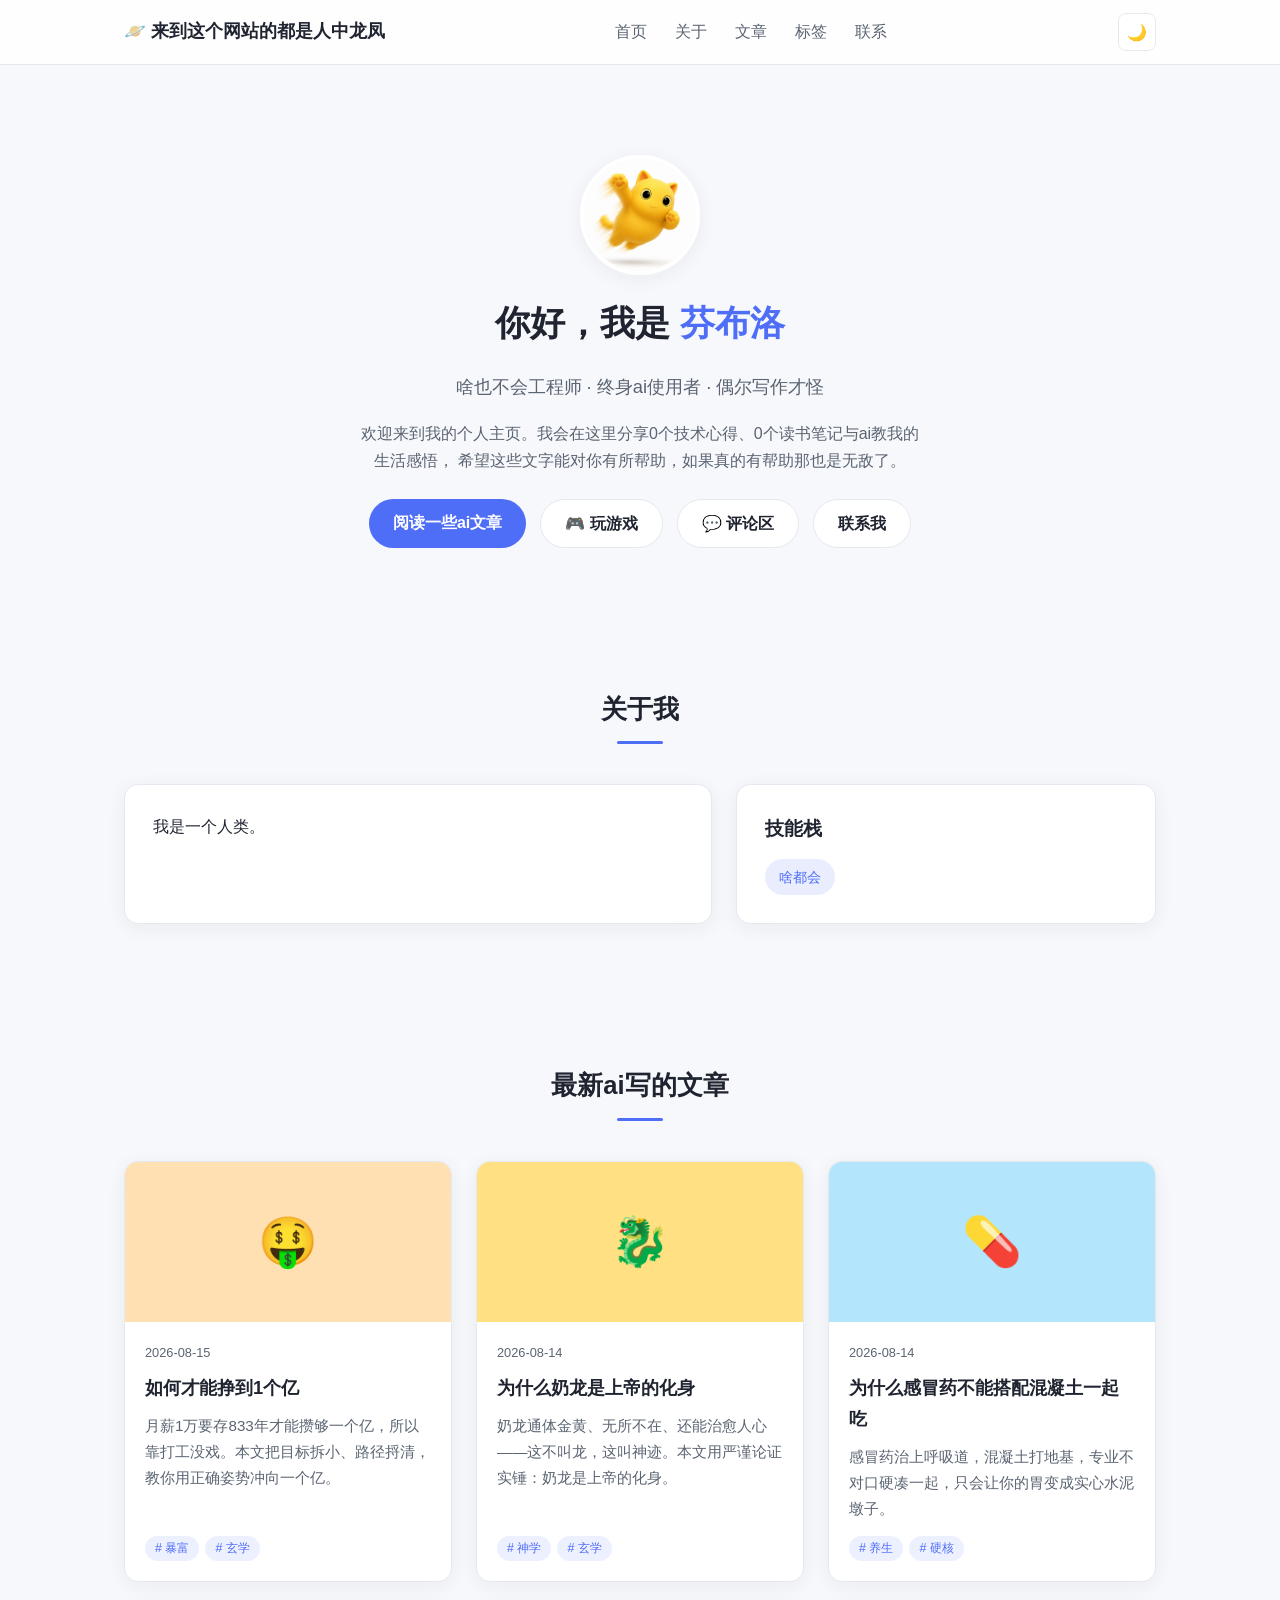
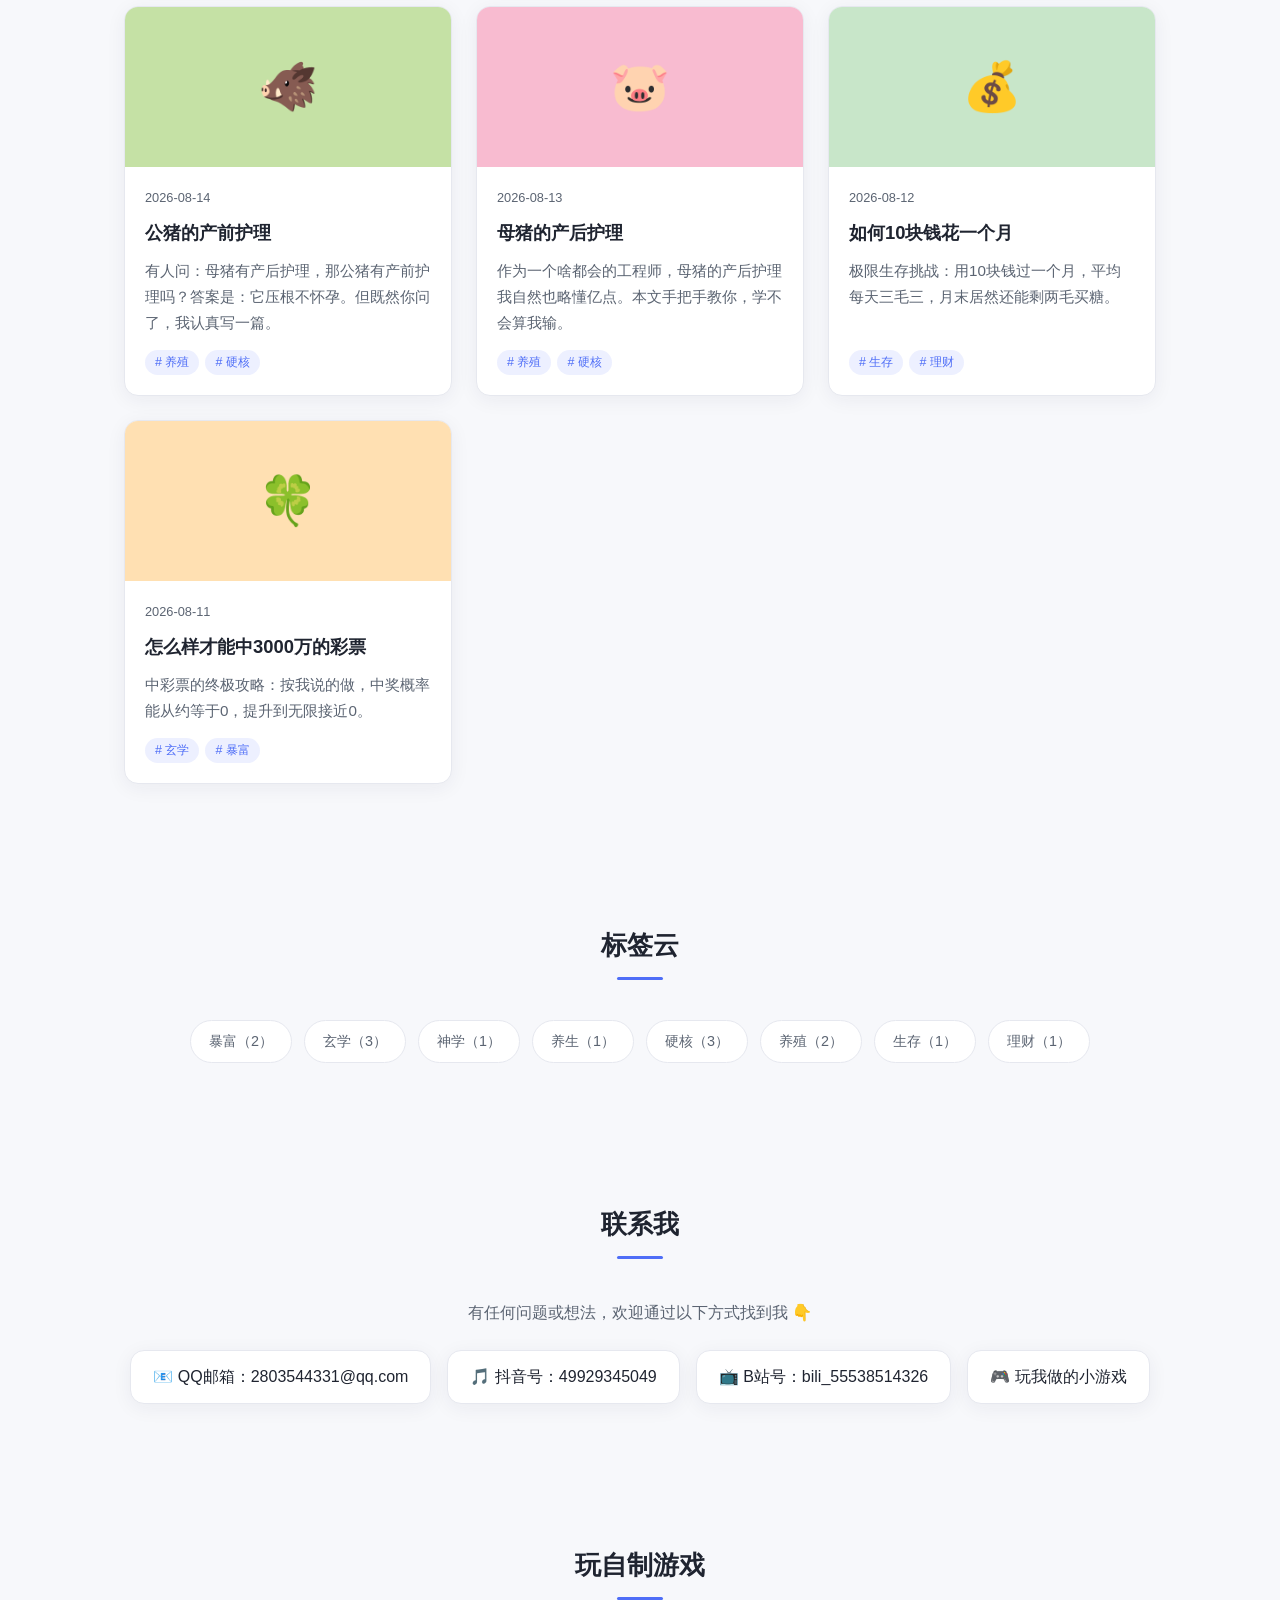
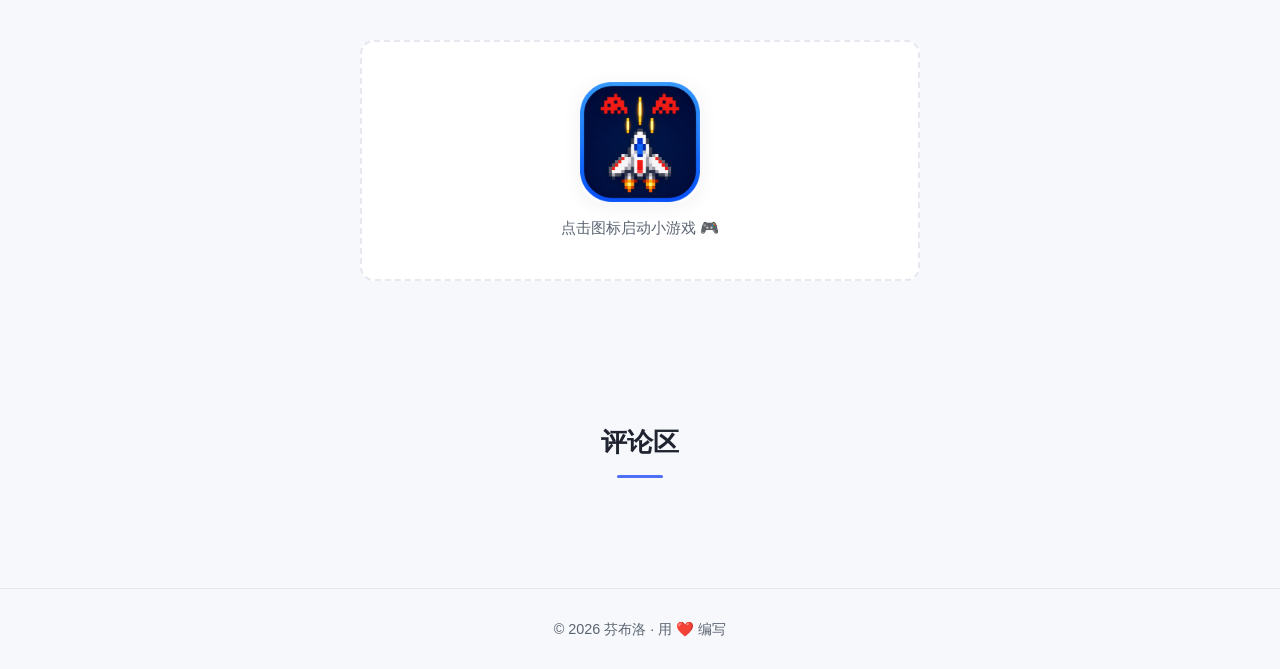
<file: index.html>
<!DOCTYPE html>
<html lang="zh-CN" data-theme="light">
<head>
  <meta charset="UTF-8" />
  <meta name="viewport" content="width=device-width, initial-scale=1.0" />
  <meta name="description" content="个人博客主页 — 记录技术、生活与思考" />
  <title>来到这个网站的都是人中龙凤</title>
  <link rel="stylesheet" href="styles.css" />
</head>
<body>
  <header class="site-header">
    <div class="container header-inner">
      <a href="#top" class="logo">🪐 来到这个网站的都是人中龙凤</a>
      <nav class="main-nav" id="mainNav">
        <a href="#home">首页</a>
        <a href="#about">关于</a>
        <a href="#posts">文章</a>
        <a href="#tags">标签</a>
        <a href="#contact">联系</a>
      </nav>
      <div class="header-actions">
        <button class="theme-toggle" id="themeToggle" aria-label="切换主题">🌙</button>
        <button class="menu-toggle" id="menuToggle" aria-label="菜单">☰</button>
      </div>
    </div>
  </header>

  <main id="top">
    <!-- Hero -->
    <section class="hero" id="home">
      <div class="container hero-inner">
        <img class="avatar" src="nailong.png" alt="头像" />
        <h1 class="hero-name">你好，我是 <span class="highlight">芬布洛</span></h1>
        <p class="hero-title">啥也不会工程师 · 终身ai使用者 · 偶尔写作才怪</p>
        <p class="hero-desc">
          欢迎来到我的个人主页。我会在这里分享0个技术心得、0个读书笔记与ai教我的生活感悟，
          希望这些文字能对你有所帮助，如果真的有帮助那也是无敌了。
        </p>
        <div class="hero-btns">
          <a class="btn btn-primary" href="#posts">阅读一些ai文章</a>
          <a class="btn btn-ghost" href="#game">🎮 玩游戏</a>
          <a class="btn btn-ghost" href="#comments">💬 评论区</a>
          <a class="btn btn-ghost" href="#contact">联系我</a>
        </div>
      </div>
    </section>

    <!-- About -->
    <section class="section" id="about">
      <div class="container">
        <h2 class="section-title">关于我</h2>
        <div class="about-grid">
          <div class="about-card">
            <p>我是一个人类。</p>
          </div>
          <div class="about-card">
            <h3>技能栈</h3>
            <div class="skills">
              <span class="skill">啥都会</span>
            </div>
          </div>
        </div>
      </div>
    </section>

    <!-- Posts -->
    <section class="section" id="posts">
      <div class="container">
        <h2 class="section-title">最新ai写的文章</h2>
        <div class="posts-grid" id="postsGrid"><!-- 由 JS 渲染 --></div>
      </div>
    </section>

    <!-- Tags -->
    <section class="section" id="tags">
      <div class="container">
        <h2 class="section-title">标签云</h2>
        <div class="tags-cloud" id="tagsCloud"></div>
      </div>
    </section>

    <!-- Contact -->
    <section class="section" id="contact">
      <div class="container">
        <h2 class="section-title">联系我</h2>
        <p class="contact-text">有任何问题或想法，欢迎通过以下方式找到我 👇</p>
        <div class="contact-links">
          <a class="contact-link" href="mailto:2803544331@qq.com">📧 QQ邮箱：2803544331@qq.com</a>
          <a class="contact-link" href="https://www.douyin.com/" target="_blank" rel="noopener">🎵 抖音号：49929345049</a>
          <a class="contact-link" href="https://space.bilibili.com/" target="_blank" rel="noopener">📺 B站号：bili_55538514326</a>
          <a class="contact-link" href="#game">🎮 玩我做的小游戏</a>
        </div>
      </div>
    </section>

    <!-- Game -->
    <section class="section" id="game">
      <div class="container">
        <h2 class="section-title">玩自制游戏</h2>
        <div class="game-box">
          <button class="game-cover" id="gameCover" title="点击启动小游戏">
            <img class="game-icon" src="tb.png" alt="小游戏图标" />
            <span class="game-hint">点击图标启动小游戏 🎮</span>
          </button>
          <div class="game-player" id="gamePlayer" style="display:none;">
            <div class="game-toolbar">
              <button class="btn btn-ghost" id="gameClose">✕ 关闭游戏</button>
            </div>
            <iframe id="gameFrame" class="game-frame" title="小游戏" allow="fullscreen"></iframe>
          </div>
        </div>
      </div>
    </section>
  </main>

  <!-- Comments -->
  <section class="section" id="comments">
    <div class="container comments-container">
      <h2 class="section-title">评论区</h2>
      <div class="giscus-wrap">
        <script src="https://giscus.app/client.js"
                data-repo="buu06481-spec/buu06481-spec.github.io"
                data-repo-id="R_kgDOT3i78A"
                data-category="General"
                data-category-id="DIC_kwDOT3i78M4DDTr8"
                data-mapping="pathname"
                data-strict="0"
                data-reactions-enabled="1"
                data-emit-metadata="0"
                data-input-position="top"
                data-theme="preferred_color_scheme"
                data-lang="zh-CN"
                crossorigin="anonymous"
                async>
        </script>
      </div>
    </div>
  </section>

  <footer class="site-footer">
    <div class="container">
      <p>© 2026 芬布洛 · 用 ❤️ 编写</p>
    </div>
  </footer>

  <script src="script.js"></script>
  <script>
    (function () {
      var cover = document.getElementById('gameCover');
      var player = document.getElementById('gamePlayer');
      var frame = document.getElementById('gameFrame');
      var closeBtn = document.getElementById('gameClose');
      function launch() {
        frame.src = 'game.html';
        cover.style.display = 'none';
        player.style.display = 'block';
      }
      function closeGame() {
        frame.src = 'about:blank';
        player.style.display = 'none';
        cover.style.display = 'flex';
      }
      cover.addEventListener('click', launch);
      closeBtn.addEventListener('click', closeGame);
    })();
  </script>
</body>
</html>
</file>
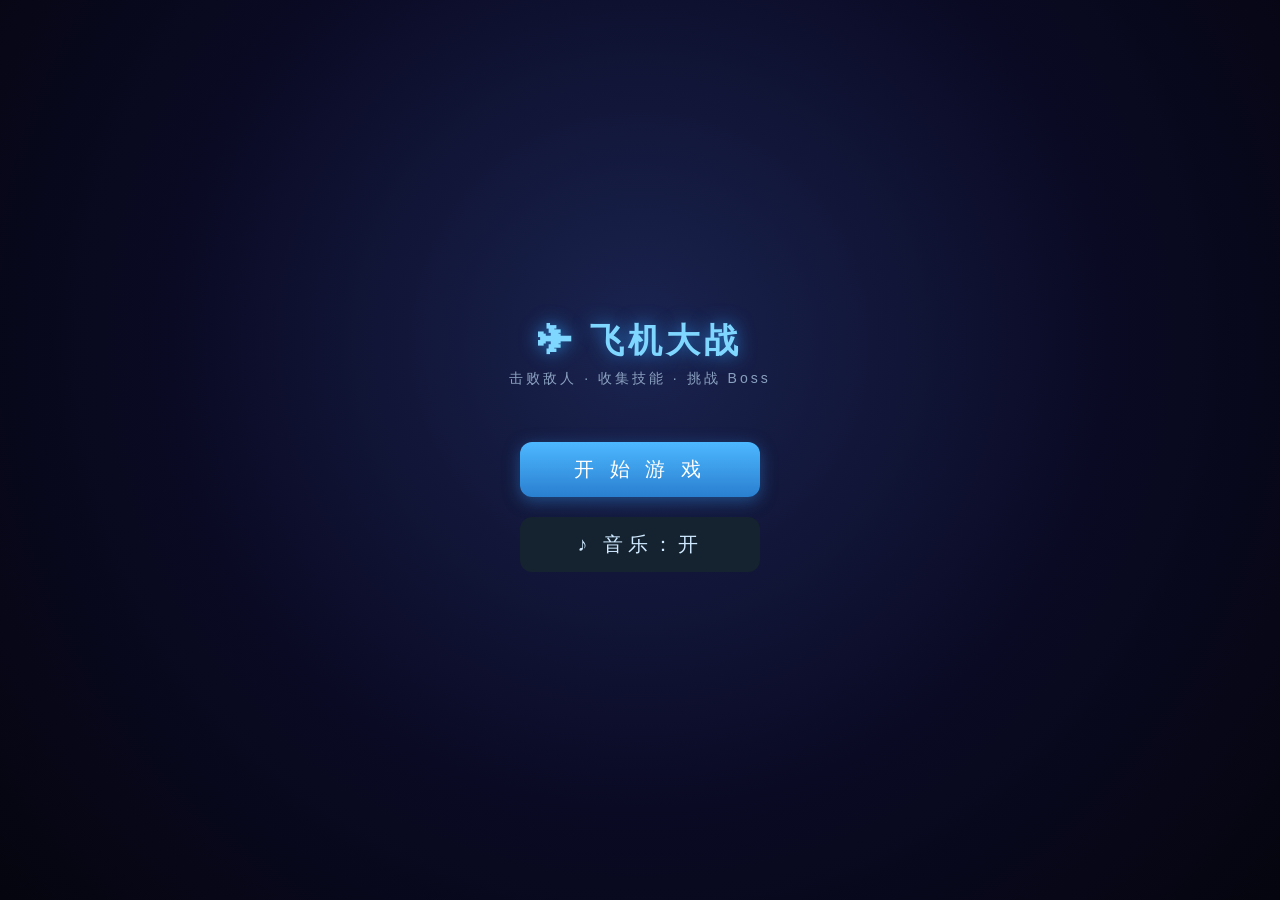
<file: game.html>
<!DOCTYPE html>
<html lang="zh-CN">
<head>
<meta charset="UTF-8">
<meta name="viewport" content="width=device-width, initial-scale=1.0, user-scalable=no">
<title>飞机大战</title>
<style>
  body { margin:0; height:100vh; display:flex; flex-direction:column; align-items:center; justify-content:center; background:#0a0a1a; color:#fff; font-family:"Microsoft YaHei",sans-serif; user-select:none; }
  h1 { margin:0 0 8px; color:#7fd7ff; letter-spacing:4px; }
  canvas { border:2px solid #335; background:#0a0a1a; touch-action:none; max-width:100%; height:auto; }
  #menu { position:fixed; top:0; left:0; right:0; bottom:0; z-index:10; display:flex; flex-direction:column; align-items:center; justify-content:center; background:radial-gradient(circle at 50% 38%, #1a2450 0%, #0a0a24 55%, #05050f 100%); }
  #menu h2 { margin:0 0 6px; color:#7fd7ff; font-size:34px; letter-spacing:4px; text-shadow:0 0 18px #2a7fd0; }
  #menu .sub { margin:0 0 44px; color:#8aa0c0; font-size:14px; letter-spacing:3px; }
  #menu button { display:block; width:240px; padding:14px 0; margin:10px auto; font-size:20px; font-family:"Microsoft YaHei",sans-serif; border:none; border-radius:12px; cursor:pointer; letter-spacing:5px; }
  #startBtn { background:linear-gradient(180deg,#4db8ff,#2a7fd0); color:#fff; box-shadow:0 4px 16px rgba(45,130,210,0.5); }
  #startBtn:hover { background:linear-gradient(180deg,#6cc9ff,#3a92e0); }
  #musicBtn { background:#15222f; color:#cfe9ff; border:1px solid #335; }
  #musicBtn:hover { background:#1f3040; }
</style>
</head>
<body>
<h1>✈ 飞机大战</h1>
<canvas id="game" width="480" height="640"></canvas>
<div id="menu">
  <h2>✈ 飞机大战</h2>
  <p class="sub">击败敌人 · 收集技能 · 挑战 Boss</p>
  <button id="startBtn">开 始 游 戏</button>
  <button id="musicBtn">♪ 音乐：开</button>
</div>
<script>
(function () {
  'use strict';
  var canvas = document.getElementById('game');
  var ctx = canvas.getContext('2d');
  var W = canvas.width, H = canvas.height;

  var SKILLS = [
    { id: 'triple', name: '三连发',  desc: '子弹 +2（扇形）',   max: 99,  icon: '🔱' },
    { id: 'laser',  name: '激光炮',  desc: '自动发射贯穿激光',  max: 99,  icon: '⚡' },
    { id: 'rapid',  name: '急速射击', desc: '射速大幅提升',      max: 99,  icon: '💥' },
    { id: 'spread', name: '散射',    desc: '额外侧向子弹',      max: 99,  icon: '✨' },
    { id: 'pierce', name: '贯穿弹',  desc: '子弹可穿透敌人',    max: 99,  icon: '🗡' },
    { id: 'shield', name: '护盾',    desc: '获得 2 层护盾',     max: 99,  icon: '🛡' },
    { id: 'heal',   name: '回血',    desc: '生命 +1',           max: 99,  icon: '➕' },
    { id: 'spacium', name: '冲击波', desc: '定期释放一圈冲击波', max: 99,  icon: '🌀' },
    { id: 'flame',  name: '火焰喷射', desc: '喷出灼烧粒子的火焰', max: 99,  icon: '🔥' }
  ];

  var player, bullets, enemies, score, lives, level, gameOver, keys, dragging, downX, downY, didDrag;
  var shootTimer, spawnTimer, laserTimer, laserFlash, spaciumTimer, spaciumFlash, flameTimer, flameParticles, stars, playerFlash, playerShake, screenShake;
  var skillLevels, killCount, upgradeCount, selecting, choices;
  var wave, waveKills, boss, bossBullets, pendingBoss, enemyBullets;
  var orbs, orbSpawnTimer, beamActive, beamAngle, beamTextTimer, beamGrow;
  var striumFlash, striumActive, striumTimer, striumTextTimer, striumGrow;
  var cutters, cutterTextTimer;
  var storedSkills;
  var explosions, sparks, bossDeathTimer;
  var started = false, musicOn = true;
  var BASE_KILLS = 8;       // 基础击杀要求
  var KILLS_PER_LEVEL = 5;  // 每次升级后，下一次要多杀的数量
  var WAVE_KILLS = 8;       // 每波需要消灭的敌人数

  function reset() {
    player = { x: W / 2, y: H - 60, w: 40, h: 40, shield: 0 };
    bullets = [];
    enemies = [];
    score = 0;
    lives = 3;
    level = 1;
    gameOver = false;
    keys = {};
    dragging = false;
    shootTimer = 0;
    spawnTimer = 0;
    laserTimer = 0;
    laserFlash = 0;
    spaciumTimer = 0;
    spaciumFlash = 0;
    flameTimer = 0;
    flameParticles = [];
    stars = [];
    for (var si = 0; si < 90; si++) {
      stars.push({ x: Math.random() * W, y: Math.random() * H, r: 0.4 + Math.random() * 1.6, sp: 8 + Math.random() * 26, ph: Math.random() * Math.PI * 2 });
    }
    playerFlash = 0;
    playerShake = 0;
    screenShake = 0;
    skillLevels = { triple: 0, laser: 0, rapid: 0, spread: 0, pierce: 0, spacium: 0, flame: 0 };
    killCount = 0;
    upgradeCount = 0;
    selecting = false;
    choices = [];
    wave = 1;
    waveKills = 0;
    boss = null;
    bossBullets = [];
    pendingBoss = false;
    enemyBullets = [];
    orbs = [];
    orbSpawnTimer = 15 + Math.random() * 5;
    beamActive = false;
    beamAngle = 0;
    beamTextTimer = 0;
    beamGrow = 0;
    striumFlash = 0;
    striumActive = false;
    striumTimer = 0;
    striumTextTimer = 0;
    striumGrow = 0;
    cutters = [];
    cutterTextTimer = 0;
    storedSkills = [];
    explosions = [];
    sparks = [];
    bossDeathTimer = 0;
    // 开局先出 3 架敌机（普通怪）
    for (var i = 0; i < 3; i++) {
      enemies.push({ x: 30 + Math.random() * (W - 60), y: -30 - i * 100, r: 16, speed: 80 + Math.random() * 30, hp: enemyMaxHp(), maxHp: enemyMaxHp(), flash: 0, elite: false });
    }
  }

  function fireInterval()  { return Math.max(0.09, 0.23 - skillLevels.rapid * 0.045); }
  function laserCooldown() { return Math.max(0.7, 1.7 - skillLevels.laser * 0.28); }
  function laserWidth()    { return 10 + skillLevels.laser * 8; }
  function laserDamage()   { return 3 + skillLevels.laser; }
  function spaciumCooldown() { return Math.max(3, 7 - skillLevels.spacium * 1.5); }
  function flameDamage()     { return 1 + Math.floor(skillLevels.flame * 0.5); }
  function bulletDamage()    { return 1 + skillLevels.pierce; }
  function enemyMaxHp()    { return 2 + Math.floor(level * 0.5); }
  function eliteMaxHp()    { return Math.max(8, enemyMaxHp() * 4); }
  function killsNeeded()   { return Math.min(BASE_KILLS + upgradeCount * KILLS_PER_LEVEL, 25); }

  // 生成一架敌人：有概率出精英怪（紫色：体型大、血厚、速度慢；橙色：会向下直射子弹）
  function spawnEnemy(x, y) {
    var eliteChance = Math.min(0.22, 0.1 + level * 0.006);
    if (Math.random() < eliteChance) {
      if (Math.random() < 0.35) {
        // 橙色射击精英怪：血量同紫色精英，周期性向下发射直射子弹（不追踪）
        enemies.push({ x: x, y: y, r: 26, speed: 46 + level * 2 + Math.random() * 12, hp: eliteMaxHp(), maxHp: eliteMaxHp(), flash: 0, elite: true, shooter: true, shootTimer: 1.2 + Math.random() * 0.8 });
      } else {
        enemies.push({ x: x, y: y, r: 26, speed: 50 + level * 2 + Math.random() * 15, hp: eliteMaxHp(), maxHp: eliteMaxHp(), flash: 0, elite: true, shooter: false });
      }
    } else {
      enemies.push({ x: x, y: y, r: 16, speed: 70 + level * 5 + Math.random() * 20, hp: enemyMaxHp(), maxHp: enemyMaxHp(), flash: 0, elite: false });
    }
  }

  // 击杀结算：计分 + 推进波次
  function registerKill(dead) {
    var kills = dead.elite ? 3 : 1;
    score += dead.elite ? 30 : 10;
    killCount += kills;
    waveKills += kills;
    if (waveKills >= WAVE_KILLS) {
      waveKills = 0;
      wave++;
      if (wave % 10 === 0) pendingBoss = true;
    }
  }

  function bossMaxHp(tier) { return Math.floor((60 + level * 10) * (1 + Math.max(0, tier - 2) * 0.5)); }

  function spawnBoss() {
    enemies = []; // Boss 战期间清空普通敌人
    var tier = Math.floor(wave / 10);
    var bossColors = ['#b0263c', '#2e86ab', '#8a4db0', '#3c9a6a', '#b06a3c'];
    boss = {
      x: W / 2, y: -80,
      w: W * 0.8, h: 56,
      hp: bossMaxHp(tier), maxHp: bossMaxHp(tier),
      dir: 1, speed: 40 + level * 3,
      shootTimer: 0, entering: true, flash: 0,
      tier: tier,
      variant: (tier - 1) % 3,
      color: bossColors[(tier - 1) % bossColors.length]
    };
    bossBullets = [];
  }

  function spawnBossExplosion(x, y) {
    explosions.push({ x: x, y: y, t: 0 });
    var boomColors = ['#ffffff', '#ffdd55', '#ff8833', '#ff4444', '#88ccff'];
    for (var bi = 0; bi < 110; bi++) {
      var ang = Math.random() * Math.PI * 2;
      var spd = 50 + Math.random() * 360;
      sparks.push({
        x: x, y: y,
        vx: Math.cos(ang) * spd, vy: Math.sin(ang) * spd,
        life: 0.6 + Math.random() * 1.0,
        color: boomColors[bi % boomColors.length]
      });
    }
    screenShake = 0.9;
  }

  function killBoss() {
    var bx = boss.x, by = boss.y;
    score += 100 + level * 20;
    spawnBossExplosion(bx, by);
    boss = null;
    bossBullets = [];
    wave++;
    waveKills = 0;
    killCount = 0;           // Boss 奖励改为爆炸后单独触发一次选技能
    bossDeathTimer = 1.5;    // 爆炸播完再弹选技能
  }

  document.addEventListener('keydown', function (e) {
    var k = e.key.toLowerCase();
    keys[k] = true;
    if (k === ' ' || k.indexOf('arrow') === 0) e.preventDefault();
    if (gameOver && k === 'r') { reset(); return; }
    if (selecting && (k === '1' || k === '2' || k === '3')) {
      var idx = parseInt(k, 10) - 1;
      if (choices[idx]) applyChoice(choices[idx]);
    }
    if (!gameOver && !selecting && (k === '4' || k === '5' || k === '6')) {
      var si = parseInt(k, 10) - 4;
      if (storedSkills[si]) {
        var st = storedSkills[si];
        storedSkills.splice(si, 1);
        if (st === 'specium') triggerSpecium();
        else if (st === 'strium') triggerStrium();
        else if (st === 'cutter') triggerCutter();
      }
    }
  });
  document.addEventListener('keyup', function (e) { keys[e.key.toLowerCase()] = false; });

  canvas.addEventListener('click', function (e) {
    if (gameOver) { reset(); return; }
  });

  // 拖动操控（鼠标 / 触屏）
  function pointerPos(e) {
    var rect = canvas.getBoundingClientRect();
    return { x: (e.clientX - rect.left) * (W / rect.width), y: (e.clientY - rect.top) * (H / rect.height) };
  }
  function pickSkillAt(p) {
    for (var i = 0; i < choices.length; i++) {
      var cy = 200 + i * 130;
      if (p.x >= W / 2 - 160 && p.x <= W / 2 + 160 && p.y >= cy - 40 && p.y <= cy + 40) {
        applyChoice(choices[i]);
        return;
      }
    }
  }
  canvas.addEventListener('pointerdown', function (e) {
    if (gameOver) return;
    var p = pointerPos(e);
    downX = p.x; downY = p.y; didDrag = false;
    if (selecting) return;
    if (p.x < 50) {
      if (storedSkills.length > 0) {
        var idx = Math.floor((p.y - (H - storedSkills.length * 52) / 2) / 52);
        if (idx >= 0 && idx < storedSkills.length) {
          var st = storedSkills[idx];
          storedSkills.splice(idx, 1);
          if (st === 'specium') triggerSpecium();
          else if (st === 'strium') triggerStrium();
          else if (st === 'cutter') triggerCutter();
        }
      }
      return;
    }
    dragging = true;
    if (canvas.setPointerCapture) canvas.setPointerCapture(e.pointerId);
    player.x = Math.max(20, Math.min(W - 20, p.x));
    player.y = Math.max(H * 0.4, Math.min(H - 20, p.y));
  });
  canvas.addEventListener('pointermove', function (e) {
    var p = pointerPos(e);
    if (Math.abs(p.x - downX) > 8 || Math.abs(p.y - downY) > 8) didDrag = true;
    if (!dragging) return;
    player.x = Math.max(20, Math.min(W - 20, p.x));
    player.y = Math.max(H * 0.4, Math.min(H - 20, p.y));
  });
  canvas.addEventListener('pointerup', function (e) {
    if (dragging) { dragging = false; didDrag = false; return; }
    if (gameOver) return;
    if (selecting && !didDrag) pickSkillAt(pointerPos(e));
    didDrag = false;
  });
  canvas.addEventListener('pointercancel', function () { dragging = false; didDrag = false; });

  function pickChoices() {
    var pool = [];
    for (var i = 0; i < SKILLS.length; i++) {
      var s = SKILLS[i];
      var cur = (s.id === 'shield') ? player.shield : (skillLevels[s.id] || 0);
      if (s.max === 99 || cur < s.max) pool.push(s);
    }
    pool.sort(function () { return Math.random() - 0.5; });
    var result = [];
    for (var j = 0; j < 3 && j < pool.length; j++) result.push(pool[j].id);
    return result;
  }

  function triggerUpgrade() {
    choices = pickChoices();
    if (choices.length === 0) { killCount = 0; return; }
    selecting = true;
    dragging = false; // 升级瞬间解除拖动，锁定飞机
  }

  function applyChoice(id) {
    for (var i = 0; i < SKILLS.length; i++) {
      var s = SKILLS[i];
      if (s.id !== id) continue;
      if (s.id === 'shield') player.shield += 2;
      else if (s.id === 'heal') lives = Math.min(5, lives + 1);
      else skillLevels[s.id] = (skillLevels[s.id] || 0) + 1;
    }
    selecting = false;
    choices = [];
    killCount = 0;
    upgradeCount++;
  }

  // 拾取技能球触发：斯派修姆光线
  function triggerSpecium() {
    beamActive = true;
    beamAngle = -1.31; // 从左上开始扫射
    beamGrow = 0;      // 光束从机身向外快速延伸
    beamTextTimer = 1.6;
    screenShake = 0.35;
    for (var i = 0; i < enemies.length; i++) enemies[i].beamHit = false;
    if (boss) boss.beamHit = false;
  }

  // 拾取技能球触发：斯特利姆光线（先机身五彩闪光，再发射 6 秒彩虹直射光束）
  function triggerStrium() {
    striumFlash = 0.7;       // 先闪光
    striumActive = false;    // 闪光结束后再发射
    striumGrow = 0;          // 光束从机身向外延伸（动画较慢）
    striumTimer = 6;         // 光束持续 6 秒
    striumTextTimer = 6.8;   // 名字显示
    screenShake = 0.4;
    if (boss) boss.striumHit = false;
  }

  // 拾取技能球触发：奥特断头刀（发射一道极宽的半月形光波向上飞出）
  function triggerCutter() {
    cutters.push({ x: player.x, y: player.y - 10, vy: -650, r: W * 0.4 });
    cutterTextTimer = 1.6;
    screenShake = 0.5;
    for (var i = 0; i < enemies.length; i++) enemies[i].cutterHit = false;
    if (boss) boss.cutterHit = false;
  }

  function fire() {
    var n = 1 + skillLevels.triple * 2;
    var center = (n - 1) / 2;
    for (var i = 0; i < n; i++) {
      var off = i - center;
      bullets.push({ x: player.x, y: player.y - 22, vx: off * 130, vy: -520, pierce: skillLevels.pierce, dmg: bulletDamage() });
    }
    for (var s = 1; s <= skillLevels.spread; s++) {
      bullets.push({ x: player.x, y: player.y - 22, vx: -230 * s, vy: -440, pierce: skillLevels.pierce, dmg: bulletDamage() });
      bullets.push({ x: player.x, y: player.y - 22, vx: 230 * s, vy: -440, pierce: skillLevels.pierce, dmg: bulletDamage() });
    }
  }

  function update(dt) {
    playerFlash = Math.max(0, playerFlash - dt);
    playerShake = Math.max(0, playerShake - dt);
    screenShake = Math.max(0, screenShake - dt);
    if (gameOver || selecting) return;

    var spd = 320;
    if (keys['arrowleft'] || keys['a']) player.x -= spd * dt;
    if (keys['arrowright'] || keys['d']) player.x += spd * dt;
    if (keys['arrowup'] || keys['w']) player.y -= spd * dt;
    if (keys['arrowdown'] || keys['s']) player.y += spd * dt;
    player.x = Math.max(20, Math.min(W - 20, player.x));
    player.y = Math.max(H * 0.4, Math.min(H - 20, player.y));

    shootTimer -= dt;
    if (keys[' '] || dragging) {
      if (shootTimer <= 0) { fire(); shootTimer = fireInterval(); }
    } else {
      shootTimer = Math.min(shootTimer, 0);
    }

    // 激光
    laserFlash = Math.max(0, laserFlash - dt);
    if (skillLevels.laser > 0) {
      laserTimer -= dt;
      if (laserTimer <= 0) {
        laserTimer = laserCooldown();
        laserFlash = 0.15;
        for (var li = enemies.length - 1; li >= 0; li--) {
          if (enemies[li].y < player.y && Math.abs(enemies[li].x - player.x) < laserWidth() / 2 + enemies[li].r) {
            enemies[li].hp -= laserDamage();
            enemies[li].flash = 0.1;
            if (enemies[li].hp <= 0) {
              var dead = enemies[li];
              enemies.splice(li, 1);
              registerKill(dead);
            }
          }
        }
        // 激光打 Boss
        if (boss && boss.y > 0 && Math.abs(boss.x - player.x) < laserWidth() / 2 + boss.w / 2) {
          boss.hp -= laserDamage();
          boss.flash = 0.1;
          if (boss.hp <= 0) killBoss();
        }
      }
    }

    // 斯派修姆光线：定期全屏扫射一圈
    spaciumFlash = Math.max(0, spaciumFlash - dt);
    if (skillLevels.spacium > 0) {
      spaciumTimer -= dt;
      if (spaciumTimer <= 0) {
        spaciumTimer = spaciumCooldown();
        spaciumFlash = 0.35;
        var sc = 16 + skillLevels.spacium * 4;
        for (var si = 0; si < sc; si++) {
          var sang = (Math.PI * 2) * (si / sc);
          bullets.push({ x: player.x, y: player.y, vx: Math.cos(sang) * 300, vy: Math.sin(sang) * 300, pierce: 0, dmg: 1 });
        }
      }
    }

    // 火焰喷射：喷出粒子并灼烧上方扇形区域
    if (skillLevels.flame > 0) {
      var fw = 45 + skillLevels.flame * 15;
      for (var fp = 0; fp < 2; fp++) {
        flameParticles.push({
          x: player.x + (Math.random() - 0.5) * fw,
          y: player.y - 10,
          vx: (Math.random() - 0.5) * 60,
          vy: -200 - Math.random() * 150,
          life: 0.35 + Math.random() * 0.15,
          r: 3 + Math.random() * 4
        });
      }
      flameTimer -= dt;
      if (flameTimer <= 0) {
        flameTimer = 0.1;
        var frange = 160 + skillLevels.flame * 50;
        for (var fi = enemies.length - 1; fi >= 0; fi--) {
          var fe = enemies[fi];
          if (fe.y < player.y && player.y - fe.y < frange && Math.abs(fe.x - player.x) < fw + fe.r) {
            fe.hp -= flameDamage();
            fe.flash = 0.1;
            if (fe.hp <= 0) { var fdead = fe; enemies.splice(fi, 1); registerKill(fdead); }
          }
        }
      }
    }

    // 火焰粒子更新
    for (var fpi = flameParticles.length - 1; fpi >= 0; fpi--) {
      var fp2 = flameParticles[fpi];
      fp2.x += fp2.vx * dt;
      fp2.y += fp2.vy * dt;
      fp2.life -= dt;
      if (fp2.life <= 0 || fp2.y < 0) flameParticles.splice(fpi, 1);
    }

    // ===== 技能球：空中飘散、拾取触发 =====
    orbSpawnTimer -= dt;
    if (!boss && orbSpawnTimer <= 0) {
      orbs.push({ x: 30 + Math.random() * (W - 60), y: -20, type: (function () { var r = Math.random(); return r < 0.34 ? 'specium' : (r < 0.67 ? 'strium' : 'cutter'); })(), phase: Math.random() * Math.PI * 2 });
      orbSpawnTimer = 15 + Math.random() * 15;
    }
    for (var oi = orbs.length - 1; oi >= 0; oi--) {
      var orb = orbs[oi];
      orb.y += 50 * dt;
      orb.phase += dt * 2;
      if (orb.y > H + 30) { orbs.splice(oi, 1); continue; }
      var ocx = orb.x + Math.sin(orb.phase) * 22;
      var odx = ocx - player.x, ody = orb.y - player.y;
      if (odx * odx + ody * ody < 26 * 26) {
        if (storedSkills.length < 5) {
          storedSkills.push(orb.type);
        }
        orbs.splice(oi, 1);
      }
    }

    // ===== 斯派修姆光线：从左到右扇形扫射一次 =====
    if (beamActive) {
      beamAngle += 2.4 * dt;
      if (beamAngle >= 1.31) beamActive = false;
      beamGrow = Math.min(1, beamGrow + dt * 14); // 发射动画：几乎瞬间延伸
      var halfW = 0.4; // 束宽（弧度）
      for (var zi = enemies.length - 1; zi >= 0; zi--) {
        var ze = enemies[zi];
        var zdx = ze.x - player.x, zdy = ze.y - player.y;
        if (zdy >= 0) continue; // 只打上方敌人
        var za = Math.atan2(zdx, -zdy); // 相对“正上方”的角度
        if (Math.abs(za - beamAngle) < halfW && !ze.beamHit) {
          ze.beamHit = true;
          ze.flash = 0.1;
          if (ze.elite) ze.hp -= Math.ceil(ze.maxHp * 0.9); // 精英掉 90% 血
          else ze.hp = 0; // 普通小兵秒杀
          if (ze.hp <= 0) {
            var zdead = ze;
            enemies.splice(zi, 1);
            registerKill(zdead);
          }
        }
      }
      // 斯派修姆光线打 Boss（每次扫射只结算一次）
      if (boss && boss.y > 0 && !boss.beamHit) {
        var bdx = boss.x - player.x, bdy = boss.y - player.y;
        if (bdy < 0) {
          var ba = Math.atan2(bdx, -bdy);
          if (Math.abs(ba - beamAngle) < halfW + 0.35) {
            boss.beamHit = true;
            boss.hp -= Math.ceil(boss.maxHp * 0.25);
            boss.flash = 0.1;
            if (boss.hp <= 0) killBoss();
          }
        }
      }
    }
    beamTextTimer = Math.max(0, beamTextTimer - dt);

    // ===== 斯特利姆光线：先机身闪光，再发射 5 秒彩虹直射光束 =====
    if (striumFlash > 0) {
      striumFlash -= dt;
      if (striumFlash <= 0) {
        striumActive = true; // 闪光结束，开始发射
        screenShake = 0.6;   // 发射瞬间震屏，增强力量感
      }
    }
    if (striumActive) {
      striumTimer -= dt;
      striumGrow = Math.min(1, striumGrow + dt * (0.9 + striumGrow * 8)); // 发射动画：由慢到快加速延伸
      var stHalfW = 22; // 束宽半宽
      // 光束列内敌人持续受到高额伤害：普通小兵秒杀，精英约 1/3 秒击杀
      for (var si2 = enemies.length - 1; si2 >= 0; si2--) {
        var se = enemies[si2];
        if (se.y < player.y && Math.abs(se.x - player.x) < stHalfW + se.r) {
          se.flash = 0.1;
          if (se.elite) se.hp -= Math.ceil(se.maxHp * 3) * dt; // 约 1/3 秒击杀
          else se.hp = 0; // 秒杀
          if (se.hp <= 0) {
            var sdead = se;
            enemies.splice(si2, 1);
            registerKill(sdead);
          }
        }
      }
      // 打 Boss（每次释放只结算一次）
      if (boss && boss.y > 0 && !boss.striumHit) {
        if (boss.y < player.y && Math.abs(boss.x - player.x) < stHalfW + boss.w / 2) {
          boss.striumHit = true;
          boss.hp -= Math.ceil(boss.maxHp * 0.175);
          boss.flash = 0.1;
          if (boss.hp <= 0) killBoss();
        }
      }
      if (striumTimer <= 0) striumActive = false;
    }
    striumTextTimer = Math.max(0, striumTextTimer - dt);

    // ===== 奥特断头刀：半月形光波向上飞出 =====
    for (var cwi = cutters.length - 1; cwi >= 0; cwi--) {
      var cw = cutters[cwi];
      cw.y += cw.vy * dt;
      if (cw.y < -cw.r - 60) { cutters.splice(cwi, 1); continue; }
      // 命中敌人（光波横向覆盖极宽）
      for (var cei = enemies.length - 1; cei >= 0; cei--) {
        var ce = enemies[cei];
        if (!ce.cutterHit && ce.y < cw.y + 20 && ce.y > cw.y - cw.r - 20 && Math.abs(ce.x - cw.x) < cw.r + ce.r) {
          ce.cutterHit = true;
          ce.flash = 0.1;
          if (ce.elite) ce.hp -= Math.ceil(ce.maxHp * 0.95); // 精英掉 95% 血
          else ce.hp = 0; // 普通小兵秒杀
          if (ce.hp <= 0) {
            var cdead = ce;
            enemies.splice(cei, 1);
            registerKill(cdead);
          }
        }
      }
      // 打 Boss（每次释放只结算一次）
      if (boss && boss.y > 0 && !boss.cutterHit) {
        if (boss.y < cw.y + 20 && boss.y > cw.y - cw.r - 20 && Math.abs(boss.x - cw.x) < cw.r + boss.w / 2) {
          boss.cutterHit = true;
          boss.hp -= Math.ceil(boss.maxHp * 0.25);
          boss.flash = 0.1;
          if (boss.hp <= 0) killBoss();
        }
      }
    }
    cutterTextTimer = Math.max(0, cutterTextTimer - dt);

    // 生成敌人：等级越高越频繁，但数量增长放缓（Boss 战期间暂停生成）
    spawnTimer -= dt;
    if (!boss && spawnTimer <= 0) {
      var count = Math.min(2, 1 + Math.floor(level / 15));
      for (var ci = 0; ci < count; ci++) {
        spawnEnemy(20 + Math.random() * (W - 40), -30 - ci * 50);
      }
      spawnTimer = Math.max(0.75, 1.4 - level * 0.04);
    }

    // 敌人下落（关键：漏了这行就永远看不到敌人）
    for (var ei = 0; ei < enemies.length; ei++) {
      enemies[ei].y += enemies[ei].speed * dt;
      if (enemies[ei].flash > 0) enemies[ei].flash -= dt;
      // 橙色射击精英怪：进入屏幕后周期性向下直射子弹
      if (enemies[ei].shooter && enemies[ei].y > 0 && enemies[ei].y < H) {
        enemies[ei].shootTimer -= dt;
        if (enemies[ei].shootTimer <= 0) {
          enemies[ei].shootTimer = 1.3 + Math.random() * 0.9;
          enemyBullets.push({ x: enemies[ei].x, y: enemies[ei].y + enemies[ei].r, vx: 0, vy: 170 + level * 4 });
        }
      }
    }
    // 子弹移动
    for (var bj = 0; bj < bullets.length; bj++) {
      bullets[bj].x += bullets[bj].vx * dt;
      bullets[bj].y += bullets[bj].vy * dt;
    }

    // 子弹 vs 敌人（敌人有血量，命中先扣血）
    for (var a = enemies.length - 1; a >= 0; a--) {
      for (var b = bullets.length - 1; b >= 0; b--) {
        var dx = enemies[a].x - bullets[b].x;
        var dy = enemies[a].y - bullets[b].y;
        var rr = enemies[a].r + 5;
        if (dx * dx + dy * dy < rr * rr) {
          enemies[a].hp -= bullets[b].dmg;
          enemies[a].flash = 0.1;
          if (bullets[b].pierce > 0) {
            bullets[b].pierce--;
            bullets[b].y = enemies[a].y - enemies[a].r - 6;
          } else {
            bullets.splice(b, 1);
          }
          if (enemies[a].hp <= 0) {
            var dead = enemies[a];
            enemies.splice(a, 1);
            registerKill(dead);
          }
          break;
        }
      }
    }

    // 敌人 vs 玩家
    for (var c = enemies.length - 1; c >= 0; c--) {
      var dx2 = enemies[c].x - player.x;
      var dy2 = enemies[c].y - player.y;
      var rr2 = enemies[c].r + player.w / 2;
      if (dx2 * dx2 + dy2 * dy2 < rr2 * rr2) {
        enemies.splice(c, 1);
        playerFlash = 0.3;
        playerShake = 0.25;
        screenShake = 0.3;
        if (player.shield > 0) player.shield--;
        else { lives--; if (lives <= 0) gameOver = true; }
      }
    }

    // 子弹 vs Boss
    if (boss && boss.y > 0) {
      for (var bb = bullets.length - 1; bb >= 0; bb--) {
        var pb = bullets[bb];
        if (pb.x >= boss.x - boss.w / 2 && pb.x <= boss.x + boss.w / 2 && pb.y >= boss.y - boss.h / 2 && pb.y <= boss.y + boss.h / 2) {
          boss.hp -= pb.dmg;
          boss.flash = 0.1;
          if (pb.pierce > 0) {
            pb.pierce--;
            pb.y = boss.y - boss.h / 2 - 6;
          } else {
            bullets.splice(bb, 1);
          }
          if (boss.hp <= 0) { killBoss(); break; }
        }
      }
    }

    // Boss 移动 + 发射子弹
    if (boss) {
      if (boss.entering) {
        boss.y += 80 * dt;
        if (boss.y >= 60) { boss.y = 60; boss.entering = false; }
      } else {
        boss.x += boss.dir * boss.speed * dt;
        if (boss.x - boss.w / 2 < 10) { boss.x = 10 + boss.w / 2; boss.dir = 1; }
        if (boss.x + boss.w / 2 > W - 10) { boss.x = W - 10 - boss.w / 2; boss.dir = -1; }
        boss.shootTimer -= dt;
        if (boss.shootTimer <= 0) {
          boss.shootTimer = Math.max(0.7, 1.8 - level * 0.05 - Math.max(0, boss.tier - 2) * 0.15);
          var bn = 2 + Math.floor(level / 8) + Math.max(0, boss.tier - 2);
          var v = boss.variant;
          var by = boss.y + boss.h / 2;
          if (v === 0) {
            // 直线弹幕：多列垂直子弹
            for (var bi = 0; bi < bn; bi++) {
              bossBullets.push({ x: boss.x - boss.w / 2 + (bi + 1) * (boss.w / (bn + 1)), y: by, vx: 0, vy: 140 + level * 4 });
            }
          } else if (v === 1) {
            // 扇形散射：从中间向两侧斜射
            var base = 140 + level * 4;
            for (var bj = 0; bj < bn; bj++) {
              bossBullets.push({ x: boss.x, y: by, vx: (bj - (bn - 1) / 2) * 90, vy: base });
            }
          } else {
            // 瞄准玩家：多发子弹朝玩家飞
            var sp = 160 + level * 4;
            for (var bk = 0; bk < bn; bk++) {
              var ang = Math.atan2(player.y - by, player.x - boss.x);
              bossBullets.push({ x: boss.x, y: by, vx: Math.cos(ang) * sp, vy: Math.sin(ang) * sp });
            }
          }
        }
      }
      if (boss.flash > 0) boss.flash -= dt;
    }

    // Boss 子弹移动 & 撞玩家
    for (var bbi = bossBullets.length - 1; bbi >= 0; bbi--) {
      var bb2 = bossBullets[bbi];
      bb2.x += bb2.vx * dt;
      bb2.y += bb2.vy * dt;
      if (bb2.y > H + 20 || bb2.x < -20 || bb2.x > W + 20) { bossBullets.splice(bbi, 1); continue; }
      var ddx = bb2.x - player.x;
      var ddy = bb2.y - player.y;
      var pr = 6 + player.w / 2;
      if (ddx * ddx + ddy * ddy < pr * pr) {
        bossBullets.splice(bbi, 1);
        playerFlash = 0.3;
        playerShake = 0.25;
        screenShake = 0.3;
        if (player.shield > 0) player.shield--;
        else { lives--; if (lives <= 0) gameOver = true; }
      }
    }

    // 敌人直射子弹移动 & 撞玩家
    for (var ebi = enemyBullets.length - 1; ebi >= 0; ebi--) {
      var eb = enemyBullets[ebi];
      eb.x += eb.vx * dt;
      eb.y += eb.vy * dt;
      if (eb.y > H + 20 || eb.x < -20 || eb.x > W + 20) { enemyBullets.splice(ebi, 1); continue; }
      var edx = eb.x - player.x;
      var edy = eb.y - player.y;
      var epr = 5 + player.w / 2;
      if (edx * edx + edy * edy < epr * epr) {
        enemyBullets.splice(ebi, 1);
        playerFlash = 0.3;
        playerShake = 0.2;
        screenShake = 0.2;
        if (player.shield > 0) player.shield--;
        else { lives--; if (lives <= 0) gameOver = true; }
      }
    }

    enemies = enemies.filter(function (e) { return e.y < H + 40; });
    bullets = bullets.filter(function (b) { return b.y > -10 && b.y < H + 20 && b.x > -20 && b.x < W + 20; });
    level = Math.floor(score / 100) + 1;

    // 在循环外触发 Boss（避免遍历 enemies 时清空数组导致崩溃）
    if (pendingBoss) {
      pendingBoss = false;
      spawnBoss();
    }

    // ===== Boss 大爆炸 & 火花粒子更新 =====
    for (var bexi = explosions.length - 1; bexi >= 0; bexi--) {
      explosions[bexi].t += dt;
      if (explosions[bexi].t >= 1.2) explosions.splice(bexi, 1);
    }
    for (var bspi = sparks.length - 1; bspi >= 0; bspi--) {
      var bsp = sparks[bspi];
      bsp.x += bsp.vx * dt;
      bsp.y += bsp.vy * dt;
      bsp.vx *= 0.985;
      bsp.vy *= 0.985;
      bsp.life -= dt;
      if (bsp.life <= 0) sparks.splice(bspi, 1);
    }

    // Boss 击杀后：爆炸播完再触发一次选技能
    if (bossDeathTimer > 0) {
      bossDeathTimer -= dt;
      if (bossDeathTimer <= 0) triggerUpgrade();
    }

    if (killCount >= killsNeeded()) triggerUpgrade();
  }

  function draw() {
    var nowMs = Date.now();
    // 宇宙背景：深蓝渐变
    var bg = ctx.createLinearGradient(0, 0, 0, H);
    bg.addColorStop(0, '#0b1030');
    bg.addColorStop(0.5, '#0a0a24');
    bg.addColorStop(1, '#05050f');
    ctx.fillStyle = bg;
    ctx.fillRect(0, 0, W, H);

    // 星云
    var neb1 = ctx.createRadialGradient(W * 0.25, H * 0.3, 10, W * 0.25, H * 0.3, 210);
    neb1.addColorStop(0, 'rgba(90,60,160,0.18)');
    neb1.addColorStop(1, 'rgba(90,60,160,0)');
    ctx.fillStyle = neb1;
    ctx.fillRect(0, 0, W, H);
    var neb2 = ctx.createRadialGradient(W * 0.8, H * 0.7, 10, W * 0.8, H * 0.7, 190);
    neb2.addColorStop(0, 'rgba(40,90,150,0.15)');
    neb2.addColorStop(1, 'rgba(40,90,150,0)');
    ctx.fillStyle = neb2;
    ctx.fillRect(0, 0, W, H);

    // 星星：多层大小、闪烁、缓慢下坠
    for (var si = 0; si < stars.length; si++) {
      var st = stars[si];
      var sty = (st.y + nowMs * 0.001 * st.sp) % H;
      var tw = 0.4 + 0.6 * (0.5 + 0.5 * Math.sin(nowMs * 0.002 * st.sp + st.ph));
      ctx.fillStyle = 'rgba(255,255,255,' + (tw * (0.5 + st.r * 0.3)) + ')';
      ctx.beginPath();
      ctx.arc(st.x, sty, st.r, 0, Math.PI * 2);
      ctx.fill();
    }

    // 画面轻微震动（受击时）
    if (screenShake > 0) {
      ctx.save();
      ctx.translate((Math.random() - 0.5) * screenShake * 18, (Math.random() - 0.5) * screenShake * 18);
    }

    if (laserFlash > 0 && skillLevels.laser > 0) {
      var w = laserWidth();
      ctx.fillStyle = 'rgba(255,80,80,0.6)';
      ctx.fillRect(player.x - w / 2, 0, w, player.y);
      ctx.fillStyle = 'rgba(255,255,255,0.9)';
      ctx.fillRect(player.x - 2, 0, 4, player.y);
    }

    // 斯派修姆光线：扩散光环
    if (spaciumFlash > 0 && skillLevels.spacium > 0) {
      var srad = 40 + (0.35 - spaciumFlash) * 500;
      ctx.strokeStyle = 'rgba(180,200,255,0.8)';
      ctx.lineWidth = 6;
      ctx.beginPath();
      ctx.arc(player.x, player.y, srad, 0, Math.PI * 2);
      ctx.stroke();
    }

    // ===== 斯派修姆光线（技能球触发）：蓝色激光束 =====
    if (beamActive) {
      var bLen = H * beamGrow; // 发射动画：从机身向外延伸
      var bx0 = player.x, by0 = player.y - 10;
      var dirX = Math.sin(beamAngle), dirY = -Math.cos(beamAngle);
      var bx1 = bx0 + dirX * bLen, by1 = by0 + dirY * bLen;
      ctx.strokeStyle = 'rgba(60,140,255,0.25)';
      ctx.lineWidth = 44;
      ctx.beginPath(); ctx.moveTo(bx0, by0); ctx.lineTo(bx1, by1); ctx.stroke();
      ctx.strokeStyle = 'rgba(120,190,255,0.9)';
      ctx.lineWidth = 26;
      ctx.beginPath(); ctx.moveTo(bx0, by0); ctx.lineTo(bx1, by1); ctx.stroke();
      ctx.strokeStyle = 'rgba(255,255,255,0.95)';
      ctx.lineWidth = 10;
      ctx.beginPath(); ctx.moveTo(bx0, by0); ctx.lineTo(bx1, by1); ctx.stroke();
      ctx.fillStyle = 'rgba(180,220,255,0.95)';
      ctx.beginPath(); ctx.arc(bx0, by0, 14, 0, Math.PI * 2); ctx.fill();
    }
    // 触发文字：斯派修姆光线
    if (beamTextTimer > 0) {
      ctx.textAlign = 'center';
      ctx.font = 'bold 26px "Microsoft YaHei"';
      ctx.fillStyle = 'rgba(150,205,255,' + Math.min(1, beamTextTimer) + ')';
      ctx.fillText('斯派修姆光线', player.x, player.y - 70);
      ctx.textAlign = 'left';
    }

    // ===== 斯特利姆光线（技能球触发）：五颜六色直线光束，持续 6 秒 =====
    if (striumActive) {
      var sLen = H * striumGrow; // 发射动画：从机身向外延伸（较慢）
      var shx0 = player.x, shy0 = player.y - 10;
      var shx1 = shx0, shy1 = shy0 - sLen; // 直线上射
      var hue = (nowMs * 0.5) % 360;
      ctx.globalCompositeOperation = 'lighter';
      // 外层彩虹光晕
      ctx.strokeStyle = 'hsla(' + hue + ',100%,55%,0.30)';
      ctx.lineWidth = 59;
      ctx.beginPath(); ctx.moveTo(shx0, shy0); ctx.lineTo(shx1, shy1); ctx.stroke();
      // 中层：三段错位彩虹
      ctx.strokeStyle = 'hsla(' + ((hue + 40) % 360) + ',100%,60%,0.55)';
      ctx.lineWidth = 39;
      ctx.beginPath(); ctx.moveTo(shx0, shy0); ctx.lineTo(shx1, shy1); ctx.stroke();
      ctx.strokeStyle = 'hsla(' + ((hue + 200) % 360) + ',100%,65%,0.55)';
      ctx.lineWidth = 26;
      ctx.beginPath(); ctx.moveTo(shx0 - 7, shy0); ctx.lineTo(shx1 - 7, shy1); ctx.stroke();
      // 核心
      ctx.strokeStyle = 'hsla(' + ((hue + 120) % 360) + ',100%,70%,0.9)';
      ctx.lineWidth = 15;
      ctx.beginPath(); ctx.moveTo(shx0, shy0); ctx.lineTo(shx1, shy1); ctx.stroke();
      ctx.strokeStyle = 'rgba(255,255,255,0.95)';
      ctx.lineWidth = 6;
      ctx.beginPath(); ctx.moveTo(shx0, shy0); ctx.lineTo(shx1, shy1); ctx.stroke();
      ctx.fillStyle = 'hsla(' + hue + ',100%,75%,0.95)';
      ctx.beginPath(); ctx.arc(shx0, shy0, 18, 0, Math.PI * 2); ctx.fill();
      ctx.globalCompositeOperation = 'source-over';
    }
    // 触发文字：斯特利姆光线
    if (striumTextTimer > 0) {
      ctx.textAlign = 'center';
      ctx.font = 'bold 26px "Microsoft YaHei"';
      ctx.fillStyle = 'hsla(' + ((nowMs * 0.5) % 360) + ',100%,70%,' + Math.min(1, striumTextTimer) + ')';
      ctx.fillText('斯特利姆光线', player.x, player.y - 70);
      ctx.textAlign = 'left';
    }

    // ===== 奥特断头刀：极宽半月形光波向上飞出 =====
    for (var cj = 0; cj < cutters.length; cj++) {
      var cw2 = cutters[cj];
      ctx.save();
      ctx.translate(cw2.x, cw2.y);
      ctx.globalCompositeOperation = 'lighter';
      // 外发光（月牙）
      ctx.fillStyle = 'rgba(110,210,255,0.30)';
      ctx.beginPath();
      ctx.arc(0, 0, cw2.r + 14, Math.PI, 0, false);
      ctx.arc(0, cw2.r + 14, (cw2.r + 14) * 1.4142, -Math.PI / 4, -3 * Math.PI / 4, true);
      ctx.closePath(); ctx.fill();
      // 主体月牙（凸面朝上、两端尖、中间空心）
      ctx.fillStyle = 'rgba(170,230,255,0.9)';
      ctx.beginPath();
      ctx.arc(0, 0, cw2.r, Math.PI, 0, false);
      ctx.arc(0, cw2.r, cw2.r * 1.4142, -Math.PI / 4, -3 * Math.PI / 4, true);
      ctx.closePath(); ctx.fill();
      // 外弧白色亮边
      ctx.strokeStyle = 'rgba(255,255,255,0.95)';
      ctx.lineWidth = 4;
      ctx.beginPath(); ctx.arc(0, 0, cw2.r, Math.PI, 0, false); ctx.stroke();
      // 内弧淡蓝边
      ctx.strokeStyle = 'rgba(120,220,255,0.7)';
      ctx.lineWidth = 3;
      ctx.beginPath(); ctx.arc(0, cw2.r, cw2.r * 1.4142, -Math.PI / 4, -3 * Math.PI / 4, true); ctx.stroke();
      ctx.globalCompositeOperation = 'source-over';
      ctx.restore();
    }
    // 触发文字：奥特断头刀
    if (cutterTextTimer > 0) {
      ctx.textAlign = 'center';
      ctx.font = 'bold 26px "Microsoft YaHei"';
      ctx.fillStyle = 'rgba(170,235,255,' + Math.min(1, cutterTextTimer) + ')';
      ctx.fillText('奥特断头刀', player.x, player.y - 70);
      ctx.textAlign = 'left';
    }

    // 火焰喷射：粒子
    for (var fpi2 = 0; fpi2 < flameParticles.length; fpi2++) {
      var fp3 = flameParticles[fpi2];
      var fa = Math.max(0, fp3.life / 0.5);
      ctx.fillStyle = 'rgba(255,' + Math.floor(120 + fa * 90) + ',30,' + fa + ')';
      ctx.beginPath();
      ctx.arc(fp3.x, fp3.y, fp3.r, 0, Math.PI * 2);
      ctx.fill();
    }

    ctx.save();
    var pjx = playerShake > 0 ? (Math.random() - 0.5) * playerShake * 28 : 0;
    var pjy = playerShake > 0 ? (Math.random() - 0.5) * playerShake * 28 : 0;
    ctx.translate(player.x + pjx, player.y + pjy);

    // 受击闪烁
    var blink = 1;
    if (playerFlash > 0) blink = (Math.floor(nowMs / 55) % 2 === 0) ? 0.2 : 1;
    ctx.globalAlpha = blink;

    // 引擎尾焰（柔和跳动）
    var flick = Math.sin(nowMs * 0.03) * 3;
    ctx.fillStyle = 'rgba(255,170,50,0.85)';
    ctx.beginPath();
    ctx.moveTo(-6, 16); ctx.lineTo(0, 26 + flick); ctx.lineTo(6, 16);
    ctx.closePath(); ctx.fill();
    ctx.fillStyle = 'rgba(255,80,30,0.7)';
    ctx.beginPath();
    ctx.moveTo(-3, 16); ctx.lineTo(0, 22 + flick * 0.5); ctx.lineTo(3, 16);
    ctx.closePath(); ctx.fill();

    // 机翼
    ctx.fillStyle = '#1f5fd6';
    ctx.beginPath();
    ctx.moveTo(0, -18); ctx.lineTo(7, -2); ctx.lineTo(20, 12); ctx.lineTo(9, 12); ctx.lineTo(0, 8);
    ctx.closePath(); ctx.fill();
    ctx.beginPath();
    ctx.moveTo(0, -18); ctx.lineTo(-7, -2); ctx.lineTo(-20, 12); ctx.lineTo(-9, 12); ctx.lineTo(0, 8);
    ctx.closePath(); ctx.fill();

    // 机身
    ctx.fillStyle = '#eaf6ff';
    ctx.beginPath();
    ctx.moveTo(0, -22); ctx.lineTo(5, -4); ctx.lineTo(5, 12); ctx.lineTo(0, 16); ctx.lineTo(-5, 12); ctx.lineTo(-5, -4);
    ctx.closePath(); ctx.fill();
    ctx.fillStyle = 'rgba(0,40,90,0.25)';
    ctx.fillRect(-5, 6, 10, 6);

    // 驾驶舱
    ctx.fillStyle = '#4db8ff';
    ctx.beginPath();
    ctx.arc(0, -4, 3.4, 0, Math.PI * 2);
    ctx.fill();

    // 机炮
    ctx.fillStyle = '#ffd76f';
    ctx.fillRect(-2, -27, 4, 6);

    if (player.shield > 0) {
      ctx.strokeStyle = 'rgba(120,255,180,0.8)';
      ctx.lineWidth = 3;
      ctx.beginPath(); ctx.arc(0, 0, 28, 0, Math.PI * 2); ctx.stroke();
      // 外层光环：随护盾轻微脉动
      var pulse = 1 + Math.sin(nowMs * 0.005) * 0.12;
      ctx.strokeStyle = 'rgba(120,255,180,0.35)';
      ctx.lineWidth = 5;
      ctx.beginPath(); ctx.arc(0, 0, 34 * pulse, 0, Math.PI * 2); ctx.stroke();
      ctx.strokeStyle = 'rgba(140,255,200,0.15)';
      ctx.lineWidth = 9;
      ctx.beginPath(); ctx.arc(0, 0, 40 * pulse, 0, Math.PI * 2); ctx.stroke();
    }
    ctx.restore();

    // ===== 斯特利姆光线：玩家机身五颜六色闪光（发射前）=====
    if (striumFlash > 0) {
      var fk = striumFlash / 0.7;
      var fh = (nowMs * 0.6) % 360;
      ctx.globalCompositeOperation = 'lighter';
      ctx.fillStyle = 'hsla(' + fh + ',100%,60%,' + (0.45 * fk) + ')';
      ctx.beginPath(); ctx.arc(player.x, player.y, 36 + (1 - fk) * 18, 0, Math.PI * 2); ctx.fill();
      ctx.strokeStyle = 'hsla(' + ((fh + 120) % 360) + ',100%,65%,' + (0.7 * fk) + ')';
      ctx.lineWidth = 4;
      ctx.beginPath(); ctx.arc(player.x, player.y, 42, 0, Math.PI * 2); ctx.stroke();
      ctx.strokeStyle = 'hsla(' + ((fh + 240) % 360) + ',100%,65%,' + (0.7 * fk) + ')';
      ctx.beginPath(); ctx.arc(player.x, player.y, 50, 0, Math.PI * 2); ctx.stroke();
      ctx.globalCompositeOperation = 'source-over';
    }

    ctx.fillStyle = '#ff0';
    for (var b2 = 0; b2 < bullets.length; b2++) ctx.fillRect(bullets[b2].x - 2, bullets[b2].y - 6, 4, 12);

    for (var e2 = 0; e2 < enemies.length; e2++) {
      var e = enemies[e2];
      ctx.save();
      ctx.translate(e.x, e.y);
      ctx.scale(e.r / 16, e.r / 16);

      var ebody = e.shooter ? '#ff8c1a' : (e.elite ? '#c05cff' : '#ff5555');
      var ewing = e.shooter ? '#c85a10' : (e.elite ? '#7a2bd6' : '#cc1f3d');
      if (e.flash > 0) { ebody = '#ffffff'; ewing = '#ffffff'; }

      // 引擎尾焰（朝上，因为敌机向下飞）
      ctx.fillStyle = 'rgba(255,160,50,0.65)';
      ctx.beginPath(); ctx.arc(0, -14, 3.5, 0, Math.PI * 2); ctx.fill();

      // 机翼
      ctx.fillStyle = ewing;
      ctx.beginPath();
      ctx.moveTo(0, -14); ctx.lineTo(15, 8); ctx.lineTo(8, 12); ctx.lineTo(0, 7);
      ctx.closePath(); ctx.fill();
      ctx.beginPath();
      ctx.moveTo(0, -14); ctx.lineTo(-15, 8); ctx.lineTo(-8, 12); ctx.lineTo(0, 7);
      ctx.closePath(); ctx.fill();

      // 机身
      ctx.fillStyle = ebody;
      ctx.beginPath();
      ctx.moveTo(0, -14); ctx.lineTo(6, 0); ctx.lineTo(4, 12); ctx.lineTo(0, 16); ctx.lineTo(-4, 12); ctx.lineTo(-6, 0);
      ctx.closePath(); ctx.fill();

      // 眼睛/核心
      ctx.fillStyle = e.flash > 0 ? '#ffffff' : '#ffe08a';
      ctx.beginPath(); ctx.arc(0, 1, 4, 0, Math.PI * 2); ctx.fill();
      if (e.elite) {
        // 精英怪光环
        ctx.strokeStyle = e.shooter ? '#ffc266' : '#ffe08a';
        ctx.lineWidth = 1.5;
        ctx.beginPath(); ctx.arc(0, 0, 17, 0, Math.PI * 2); ctx.stroke();
      }

      ctx.restore();
      // 血条（血量大于 1 才显示）
      if (e.maxHp > 1) {
        var bw = e.r * 2, bh = 4, bx = e.x - bw / 2, by = e.y + e.r + 6;
        ctx.fillStyle = '#333';
        ctx.fillRect(bx, by, bw, bh);
        ctx.fillStyle = e.shooter ? '#ff9a3c' : (e.elite ? '#c05cff' : '#ff6666');
        ctx.fillRect(bx, by, bw * Math.max(0, e.hp / e.maxHp), bh);
      }
    }

    // 技能球
    for (var oi2 = 0; oi2 < orbs.length; oi2++) {
      var orb2 = orbs[oi2];
      var cx2 = orb2.x + Math.sin(orb2.phase) * 22;
      var isStrium = orb2.type === 'strium';
      var isCutter = orb2.type === 'cutter';
      var orbHue = isStrium ? ((nowMs * 0.5) % 360) : (isCutter ? 230 : 185);
      var og = ctx.createRadialGradient(cx2, orb2.y, 2, cx2, orb2.y, 26);
      og.addColorStop(0, 'hsla(' + orbHue + ',100%,70%,0.9)');
      og.addColorStop(1, 'hsla(' + orbHue + ',100%,60%,0)');
      ctx.fillStyle = og;
      ctx.beginPath(); ctx.arc(cx2, orb2.y, 26, 0, Math.PI * 2); ctx.fill();
      var ring = 22 + Math.sin(nowMs * 0.006 + orb2.phase) * 4;
      ctx.strokeStyle = 'hsla(' + orbHue + ',100%,80%,0.9)';
      ctx.lineWidth = 3;
      ctx.beginPath(); ctx.arc(cx2, orb2.y, ring, 0, Math.PI * 2); ctx.stroke();
      ctx.fillStyle = 'hsla(' + orbHue + ',60%,16%,1)';
      ctx.beginPath(); ctx.arc(cx2, orb2.y, 14, 0, Math.PI * 2); ctx.fill();
      ctx.strokeStyle = 'hsla(' + orbHue + ',100%,65%,0.9)';
      ctx.lineWidth = 2;
      ctx.beginPath(); ctx.arc(cx2, orb2.y, 14, 0, Math.PI * 2); ctx.stroke();
      ctx.font = '18px "Segoe UI Emoji", "Microsoft YaHei"';
      ctx.textAlign = 'center';
      ctx.textBaseline = 'middle';
      ctx.fillStyle = '#fff';
      ctx.fillText('⚡', cx2, orb2.y + 1);
      ctx.textAlign = 'left';
      ctx.textBaseline = 'alphabetic';
    }

    // Boss 子弹
    ctx.fillStyle = '#ff6644';
    for (var bbi2 = 0; bbi2 < bossBullets.length; bbi2++) {
      ctx.beginPath();
      ctx.arc(bossBullets[bbi2].x, bossBullets[bbi2].y, 6, 0, Math.PI * 2);
      ctx.fill();
    }

    // 橙色精英怪直射子弹
    ctx.fillStyle = '#ffb347';
    for (var ebi2 = 0; ebi2 < enemyBullets.length; ebi2++) {
      ctx.beginPath();
      ctx.arc(enemyBullets[ebi2].x, enemyBullets[ebi2].y, 5, 0, Math.PI * 2);
      ctx.fill();
    }

    // Boss
    if (boss) {
      ctx.save();
      var bx = boss.x, by = boss.y, bw = boss.w, bh = boss.h;
      var bv = boss.variant;
      var bodyC = boss.flash > 0 ? '#ffffff' : boss.color;
      if (bv === 0) {
        // 战舰型：装甲舰体 + 引擎 + 炮塔
        ctx.fillStyle = 'rgba(255,160,50,0.5)';
        for (var gi = 0; gi < 5; gi++) {
          ctx.beginPath();
          ctx.arc(bx - bw / 2 + bw * (gi + 1) / 6, by - bh / 2 - 2, 6, 0, Math.PI * 2);
          ctx.fill();
        }
        ctx.fillStyle = bodyC;
        ctx.fillRect(bx - bw / 2, by - bh / 2, bw, bh);
        ctx.fillStyle = 'rgba(0,0,0,0.4)';
        ctx.fillRect(bx - bw / 2, by - bh / 2, bw, bh * 0.35);
        ctx.fillStyle = 'rgba(255,255,255,0.25)';
        ctx.fillRect(bx - bw / 2, by - bh * 0.08, bw, 2);
        ctx.fillStyle = 'rgba(0,0,0,0.3)';
        ctx.fillRect(bx - bw / 2 + 8, by - 2, 28, 22);
        ctx.fillRect(bx + bw / 2 - 36, by - 2, 28, 22);
        ctx.fillStyle = '#ffd76f';
        ctx.fillRect(bx - bw / 2 + 14, by + bh / 2 - 4, 8, 16);
        ctx.fillRect(bx + bw / 2 - 22, by + bh / 2 - 4, 8, 16);
        ctx.fillRect(bx - 4, by + bh / 2 - 4, 8, 20);
        ctx.fillStyle = '#ffd76f';
        ctx.beginPath();
        ctx.arc(bx, by - 4, 12, 0, Math.PI * 2);
        ctx.fill();
        ctx.fillStyle = '#fff';
        ctx.beginPath();
        ctx.arc(bx, by - 4, 5, 0, Math.PI * 2);
        ctx.fill();
      } else if (bv === 1) {
        // 三角飞镖型：倒三角 + 侧翼 + 核心
        ctx.fillStyle = 'rgba(255,160,50,0.5)';
        ctx.beginPath(); ctx.arc(bx - bw / 4, by - bh / 2, 7, 0, Math.PI * 2); ctx.fill();
        ctx.beginPath(); ctx.arc(bx + bw / 4, by - bh / 2, 7, 0, Math.PI * 2); ctx.fill();
        ctx.fillStyle = bodyC;
        ctx.beginPath();
        ctx.moveTo(bx, by + bh / 2);
        ctx.lineTo(bx - bw / 2, by - bh / 2);
        ctx.lineTo(bx + bw / 2, by - bh / 2);
        ctx.closePath();
        ctx.fill();
        ctx.fillStyle = 'rgba(0,0,0,0.4)';
        ctx.fillRect(bx - bw / 2, by - bh / 2, bw, bh * 0.4);
        ctx.fillStyle = 'rgba(0,0,0,0.3)';
        ctx.beginPath();
        ctx.moveTo(bx - bw / 2, by - bh / 2); ctx.lineTo(bx - bw / 2 - 16, by + bh * 0.1); ctx.lineTo(bx - bw / 2 + 10, by + bh * 0.18); ctx.closePath(); ctx.fill();
        ctx.beginPath();
        ctx.moveTo(bx + bw / 2, by - bh / 2); ctx.lineTo(bx + bw / 2 + 16, by + bh * 0.1); ctx.lineTo(bx + bw / 2 - 10, by + bh * 0.18); ctx.closePath(); ctx.fill();
        ctx.fillStyle = '#ffd76f';
        ctx.beginPath(); ctx.arc(bx, by, 13, 0, Math.PI * 2); ctx.fill();
        ctx.fillStyle = '#fff';
        ctx.beginPath(); ctx.arc(bx, by, 6, 0, Math.PI * 2); ctx.fill();
        ctx.fillStyle = '#ffd76f';
        ctx.beginPath();
        ctx.moveTo(bx - 6, by + bh / 2 - 12); ctx.lineTo(bx, by + bh / 2); ctx.lineTo(bx + 6, by + bh / 2 - 12);
        ctx.closePath(); ctx.fill();
      } else {
        // 飞碟型：玻璃穹顶 + 舷窗 + 引擎光
        ctx.fillStyle = 'rgba(255,255,255,0.35)';
        ctx.beginPath();
        ctx.ellipse(bx, by - bh * 0.12, bw * 0.3, bh * 0.42, 0, 0, Math.PI * 2);
        ctx.fill();
        ctx.fillStyle = bodyC;
        ctx.beginPath();
        ctx.ellipse(bx, by, bw / 2, bh / 2, 0, 0, Math.PI * 2);
        ctx.fill();
        ctx.fillStyle = 'rgba(0,0,0,0.35)';
        ctx.beginPath();
        ctx.ellipse(bx, by + bh * 0.14, bw / 2, bh * 0.3, 0, 0, Math.PI);
        ctx.fill();
        ctx.fillStyle = '#ffd76f';
        for (var li2 = 0; li2 < 6; li2++) {
          ctx.beginPath();
          ctx.arc(bx - bw * 0.35 + li2 * bw * 0.7 / 5, by + 2, 4, 0, Math.PI * 2);
          ctx.fill();
        }
        ctx.fillStyle = 'rgba(120,220,255,0.7)';
        ctx.beginPath();
        ctx.ellipse(bx, by + bh * 0.34, bw * 0.22, 6, 0, 0, Math.PI * 2);
        ctx.fill();
      }
      ctx.restore();
      // Boss 血条
      var bbw = W - 80, bbh = 12, bbx = 40, bby = 95;
      ctx.fillStyle = '#333';
      ctx.fillRect(bbx, bby, bbw, bbh);
      ctx.fillStyle = '#ff4455';
      ctx.fillRect(bbx, bby, bbw * Math.max(0, boss.hp / boss.maxHp), bbh);
      ctx.fillStyle = '#fff';
      ctx.font = 'bold 14px "Microsoft YaHei"';
      ctx.textAlign = 'center';
      ctx.fillText('BOSS', W / 2, bby - 6);
      ctx.textAlign = 'left';
    }

    // ===== Boss 大爆炸特效 =====
    for (var bexj = 0; bexj < explosions.length; bexj++) {
      var bex = explosions[bexj];
      var ep = Math.min(1, bex.t / 1.2);
      var ea = 1 - ep;
      ctx.globalCompositeOperation = 'lighter';
      var fr = 18 + ep * 220;
      var eg = ctx.createRadialGradient(bex.x, bex.y, 0, bex.x, bex.y, fr);
      eg.addColorStop(0, 'rgba(255,255,235,' + ea + ')');
      eg.addColorStop(0.4, 'rgba(255,190,70,' + (ea * 0.85) + ')');
      eg.addColorStop(1, 'rgba(255,60,20,0)');
      ctx.fillStyle = eg;
      ctx.beginPath(); ctx.arc(bex.x, bex.y, fr, 0, Math.PI * 2); ctx.fill();
      ctx.strokeStyle = 'rgba(255,225,160,' + (ea * 0.9) + ')';
      ctx.lineWidth = 2 + 8 * (1 - ep);
      ctx.beginPath(); ctx.arc(bex.x, bex.y, 16 + ep * 190, 0, Math.PI * 2); ctx.stroke();
      ctx.strokeStyle = 'rgba(160,200,255,' + (ea * 0.6) + ')';
      ctx.lineWidth = 2 + 5 * (1 - ep);
      ctx.beginPath(); ctx.arc(bex.x, bex.y, 10 + ep * 150, 0, Math.PI * 2); ctx.stroke();
      ctx.globalCompositeOperation = 'source-over';
    }
    for (var bspj = 0; bspj < sparks.length; bspj++) {
      var bsp2 = sparks[bspj];
      ctx.globalAlpha = Math.max(0, Math.min(1, bsp2.life / 0.6));
      ctx.fillStyle = bsp2.color;
      ctx.fillRect(bsp2.x - 2, bsp2.y - 2, 4, 4);
    }
    ctx.globalAlpha = 1;

    if (screenShake > 0) ctx.restore();

    ctx.fillStyle = '#fff';
    ctx.font = '16px "Microsoft YaHei"';
    ctx.fillText('分数: ' + score, 12, 24);
    // 生命：爱心（最多 5 颗，回血可超过 3）
    for (var hi = 0; hi < 5; hi++) {
      ctx.fillStyle = hi < lives ? '#ff4d6d' : 'rgba(255,255,255,0.16)';
      ctx.font = '18px "Microsoft YaHei"';
      ctx.fillText(hi < lives ? '♥' : '♡', 12 + hi * 20, 50);
    }
    ctx.fillStyle = '#fff';
    ctx.font = '16px "Microsoft YaHei"';
    ctx.fillText('波次: ' + wave, 12, 74);
    if (player.shield > 0) ctx.fillText('护盾: ' + player.shield, 12, 96);
    ctx.fillText('关卡: ' + level, W - 80, 24);
    ctx.fillText('击杀: ' + killCount + '/' + killsNeeded(), W - 80, 48);

    ctx.font = '14px "Microsoft YaHei"';
    ctx.textAlign = 'right';
    var line = 0;
    for (var si = 0; si < SKILLS.length; si++) {
      var s = SKILLS[si];
      var lv = skillLevels[s.id] || 0;
      if (lv > 0) {
        ctx.fillStyle = '#8fd7ff';
        ctx.fillText(s.icon + ' ' + s.name + ' Lv.' + lv, W - 12, 68 + line * 20);
        line++;
      }
    }
    ctx.textAlign = 'left';

    if (selecting) {
      ctx.fillStyle = 'rgba(0,0,0,0.75)';
      ctx.fillRect(0, 0, W, H);
      ctx.textAlign = 'center';
      ctx.fillStyle = '#ffd76f';
      ctx.font = 'bold 30px "Microsoft YaHei"';
      ctx.fillText('升级！选择技能', W / 2, 100);
      for (var ci = 0; ci < choices.length; ci++) {
        var sk = null;
        for (var fi = 0; fi < SKILLS.length; fi++) if (SKILLS[fi].id === choices[ci]) sk = SKILLS[fi];
        if (!sk) continue;
        var cx = W / 2, cy = 200 + ci * 130;
        ctx.fillStyle = '#1a2a3a';
        ctx.fillRect(cx - 160, cy - 40, 320, 80);
        ctx.strokeStyle = '#4db8ff';
        ctx.lineWidth = 2;
        ctx.strokeRect(cx - 160, cy - 40, 320, 80);
        ctx.fillStyle = '#4db8ff';
        ctx.font = 'bold 20px "Microsoft YaHei"';
        ctx.fillText((ci + 1) + '.', cx - 138, cy + 8);
        ctx.fillStyle = '#fff';
        ctx.font = '22px "Segoe UI Emoji", "Microsoft YaHei"';
        ctx.fillText(sk.icon, cx - 104, cy + 10);
        ctx.fillStyle = '#fff';
        ctx.font = 'bold 22px "Microsoft YaHei"';
        ctx.fillText(sk.name, cx - 52, cy + 2);
        ctx.fillStyle = '#aaa';
        ctx.font = '14px "Microsoft YaHei"';
        ctx.fillText(sk.desc, cx + 36, cy + 22);
      }
      ctx.textAlign = 'left';
    }

    // ===== 左侧技能栏：已拾取待释放的大招 =====
    if (!selecting && !gameOver && storedSkills.length > 0) {
      for (var sqi = 0; sqi < storedSkills.length; sqi++) {
        var sk = storedSkills[sqi];
        var syy = (H - storedSkills.length * 52) / 2 + sqi * 52;
        var hue2 = sk === 'strium' ? ((nowMs * 0.5) % 360) : (sk === 'cutter' ? 230 : 185);
        var ico = sk === 'specium' ? '⚡' : (sk === 'strium' ? '💫' : '⚔️');
        ctx.fillStyle = 'rgba(8,12,24,0.8)';
        ctx.fillRect(2, syy, 46, 40);
        ctx.strokeStyle = 'hsla(' + hue2 + ',100%,65%,0.95)';
        ctx.lineWidth = 2;
        ctx.strokeRect(2, syy, 46, 40);
        ctx.fillStyle = 'hsla(' + hue2 + ',90%,55%,0.9)';
        ctx.beginPath();
        ctx.arc(25, syy + 20, 15, 0, Math.PI * 2);
        ctx.fill();
        ctx.fillStyle = '#fff';
        ctx.font = '18px "Segoe UI Emoji", "Microsoft YaHei"';
        ctx.textAlign = 'center';
        ctx.fillText(ico, 25, syy + 26);
        ctx.textAlign = 'left';
      }
    }

    if (gameOver) {
      ctx.fillStyle = 'rgba(0,0,0,0.7)';
      ctx.fillRect(0, 0, W, H);
      ctx.fillStyle = '#f66';
      ctx.font = 'bold 40px "Microsoft YaHei"';
      ctx.textAlign = 'center';
      ctx.fillText('游戏结束', W / 2, H / 2 - 20);
      ctx.fillStyle = '#fff';
      ctx.font = '20px "Microsoft YaHei"';
      ctx.fillText('最终分数: ' + score, W / 2, H / 2 + 30);
      ctx.fillText('按 R 或点屏幕 重新开始', W / 2, H / 2 + 70);
      ctx.textAlign = 'left';
    }
  }

  var lastTime = Date.now();
  function loop() {
    var now = Date.now();
    var dt = Math.min(0.05, (now - lastTime) / 1000);
    lastTime = now;
    if (started) {
      update(dt);
      draw();
    }
    requestAnimationFrame(loop);
  }

  // ---------- 8-bit 小游戏 BGM（Web Audio 合成，无需外部文件） ----------
  var audioCtx = null;
  var musicTimer = null;
  var musicStep = 0;
  var musicNextTime = 0;
  var STEP_DUR = 60 / 140 / 4; // 140 BPM，每步 16 分音符

  function noteFreq(m) { return 440 * Math.pow(2, (m - 69) / 12); }

  // 主旋律（midi 音高，-1 = 休止）
  var LEAD = [
    72,76,79,76, 72,76,79,84,  83,79,76,79,  72,69,67,69,
    74,77,81,77, 74,77,81,84,  83,81,79,81,  76,72,69,67
  ];
  // 低音（每拍一个根音）
  var BASS = [
    48,-1,-1,-1, 55,-1,-1,-1,  45,-1,-1,-1, 52,-1,-1,-1,
    50,-1,-1,-1, 57,-1,-1,-1,  45,-1,-1,-1, 52,-1,-1,-1
  ];

  function playNote(type, freq, time, dur, vol) {
    if (!audioCtx) return;
    var osc = audioCtx.createOscillator();
    var g = audioCtx.createGain();
    osc.type = type;
    osc.frequency.value = freq;
    g.gain.setValueAtTime(0, time);
    g.gain.linearRampToValueAtTime(vol, time + 0.01);
    g.gain.exponentialRampToValueAtTime(0.001, time + dur);
    osc.connect(g);
    g.connect(audioCtx.destination);
    osc.start(time);
    osc.stop(time + dur + 0.02);
  }

  function scheduleStep(step, time) {
    var m = LEAD[step % LEAD.length];
    if (m >= 0) playNote('square', noteFreq(m), time, 0.11, 0.14);
    var b = BASS[step % BASS.length];
    if (b >= 0) playNote('triangle', noteFreq(b), time, 0.17, 0.2);
  }

  function startMusic() {
    if (!audioCtx) {
      audioCtx = new (window.AudioContext || window.webkitAudioContext)();
    }
    if (audioCtx.state === 'suspended') audioCtx.resume();
    if (musicTimer) return;
    musicStep = 0;
    musicNextTime = audioCtx.currentTime + 0.05;
    musicTimer = setInterval(function () {
      while (musicNextTime < audioCtx.currentTime + 0.15) {
        scheduleStep(musicStep, musicNextTime);
        musicStep++;
        musicNextTime += STEP_DUR;
      }
    }, 50);
  }

  function stopMusic() {
    if (musicTimer) { clearInterval(musicTimer); musicTimer = null; }
  }

  var startBtn = document.getElementById('startBtn');
  var musicBtn = document.getElementById('musicBtn');
  var menuEl = document.getElementById('menu');

  startBtn.addEventListener('click', function () {
    menuEl.style.display = 'none';
    started = true;
    reset();
    if (musicOn) startMusic();
  });

  musicBtn.addEventListener('click', function () {
    musicOn = !musicOn;
    musicBtn.textContent = musicOn ? '♪ 音乐：开' : '♪ 音乐：关';
    if (musicOn) { startMusic(); } else { stopMusic(); }
  });

  reset();
  requestAnimationFrame(loop);
})();
</script>
</body>
</html>
</file>
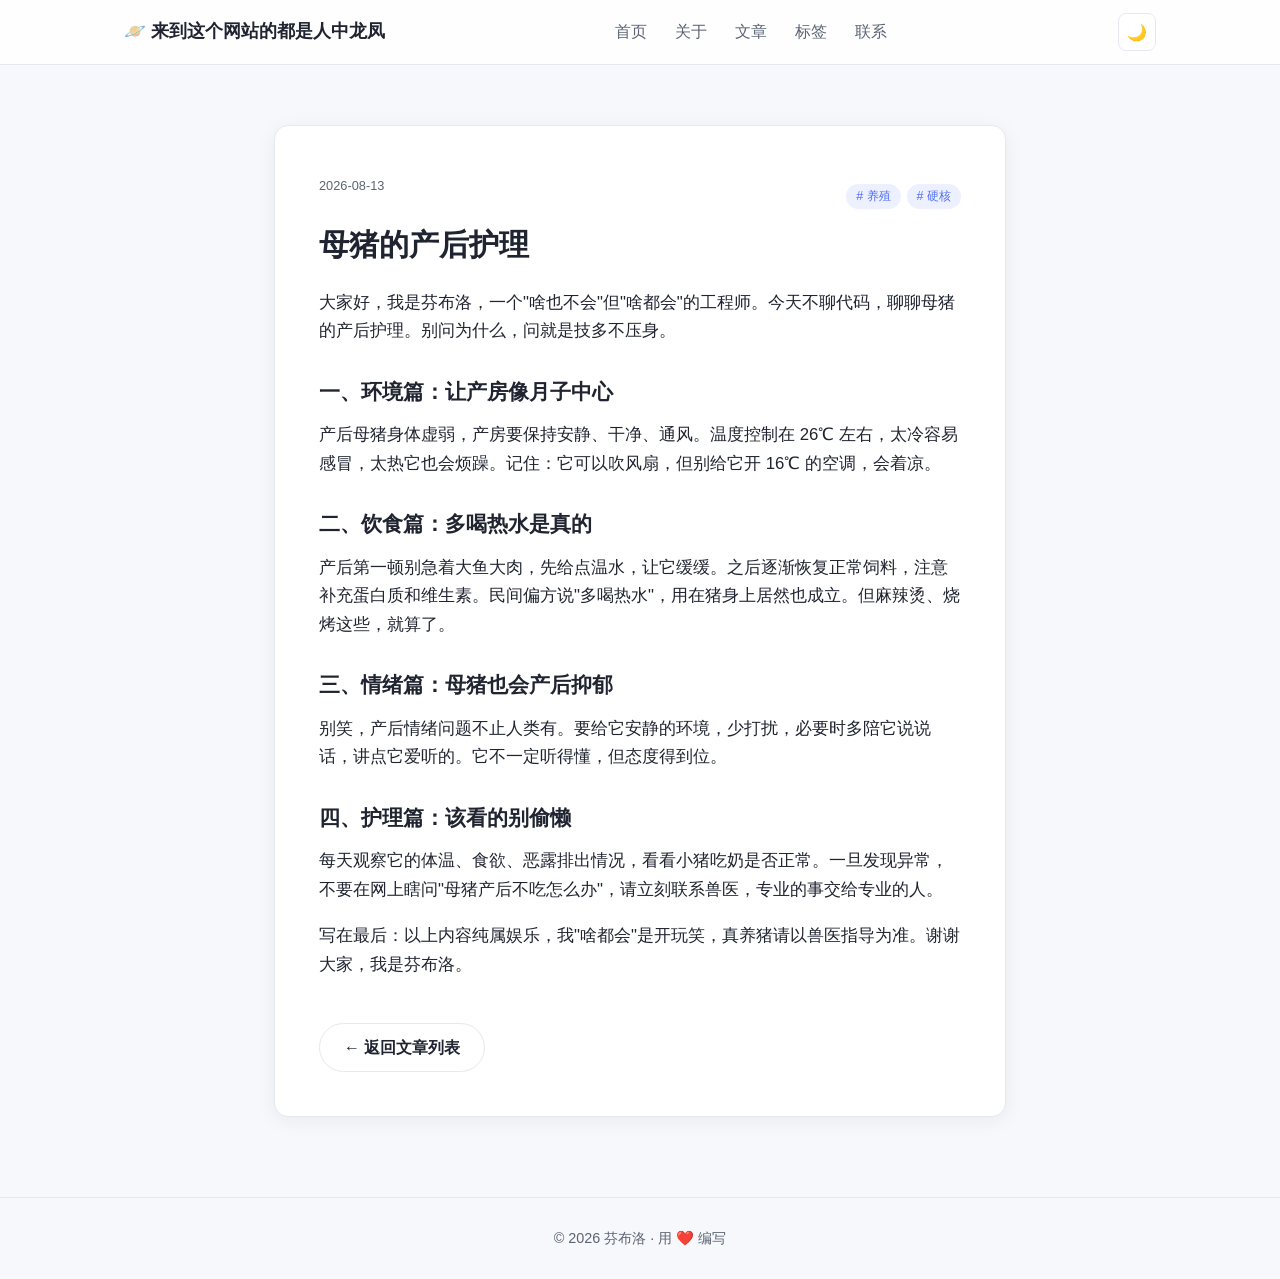
<file: post-1.html>
<!DOCTYPE html>
<html lang="zh-CN" data-theme="light">
<head>
  <meta charset="UTF-8" />
  <meta name="viewport" content="width=device-width, initial-scale=1.0" />
  <title>母猪的产后护理 - 来到这个网站的都是人中龙凤</title>
  <link rel="stylesheet" href="styles.css" />
</head>
<body>
  <header class="site-header">
    <div class="container header-inner">
      <a href="index.html" class="logo">🪐 来到这个网站的都是人中龙凤</a>
      <nav class="main-nav" id="mainNav">
        <a href="index.html#home">首页</a>
        <a href="index.html#about">关于</a>
        <a href="index.html#posts">文章</a>
        <a href="index.html#tags">标签</a>
        <a href="index.html#contact">联系</a>
      </nav>
      <div class="header-actions">
        <button class="theme-toggle" id="themeToggle" aria-label="切换主题">🌙</button>
      </div>
    </div>
  </header>

  <main class="container article-wrap">
    <article class="article">
      <div class="article-meta">
        <span class="post-date">2026-08-13</span>
        <div class="post-tags"><span class="post-tag"># 养殖</span><span class="post-tag"># 硬核</span></div>
      </div>
      <h1 class="article-title">母猪的产后护理</h1>
      <div class="article-content">
        <p>大家好，我是芬布洛，一个"啥也不会"但"啥都会"的工程师。今天不聊代码，聊聊母猪的产后护理。别问为什么，问就是技多不压身。</p>

        <h2>一、环境篇：让产房像月子中心</h2>
        <p>产后母猪身体虚弱，产房要保持安静、干净、通风。温度控制在 26℃ 左右，太冷容易感冒，太热它也会烦躁。记住：它可以吹风扇，但别给它开 16℃ 的空调，会着凉。</p>

        <h2>二、饮食篇：多喝热水是真的</h2>
        <p>产后第一顿别急着大鱼大肉，先给点温水，让它缓缓。之后逐渐恢复正常饲料，注意补充蛋白质和维生素。民间偏方说"多喝热水"，用在猪身上居然也成立。但麻辣烫、烧烤这些，就算了。</p>

        <h2>三、情绪篇：母猪也会产后抑郁</h2>
        <p>别笑，产后情绪问题不止人类有。要给它安静的环境，少打扰，必要时多陪它说说话，讲点它爱听的。它不一定听得懂，但态度得到位。</p>

        <h2>四、护理篇：该看的别偷懒</h2>
        <p>每天观察它的体温、食欲、恶露排出情况，看看小猪吃奶是否正常。一旦发现异常，不要在网上瞎问"母猪产后不吃怎么办"，请立刻联系兽医，专业的事交给专业的人。</p>

        <p>写在最后：以上内容纯属娱乐，我"啥都会"是开玩笑，真养猪请以兽医指导为准。谢谢大家，我是芬布洛。</p>
      </div>
      <a class="btn btn-ghost" href="index.html#posts">← 返回文章列表</a>
    </article>
  </main>

  <footer class="site-footer">
    <div class="container">
      <p>© 2026 芬布洛 · 用 ❤️ 编写</p>
    </div>
  </footer>

  <script src="script.js"></script>
</body>
</html>
</file>
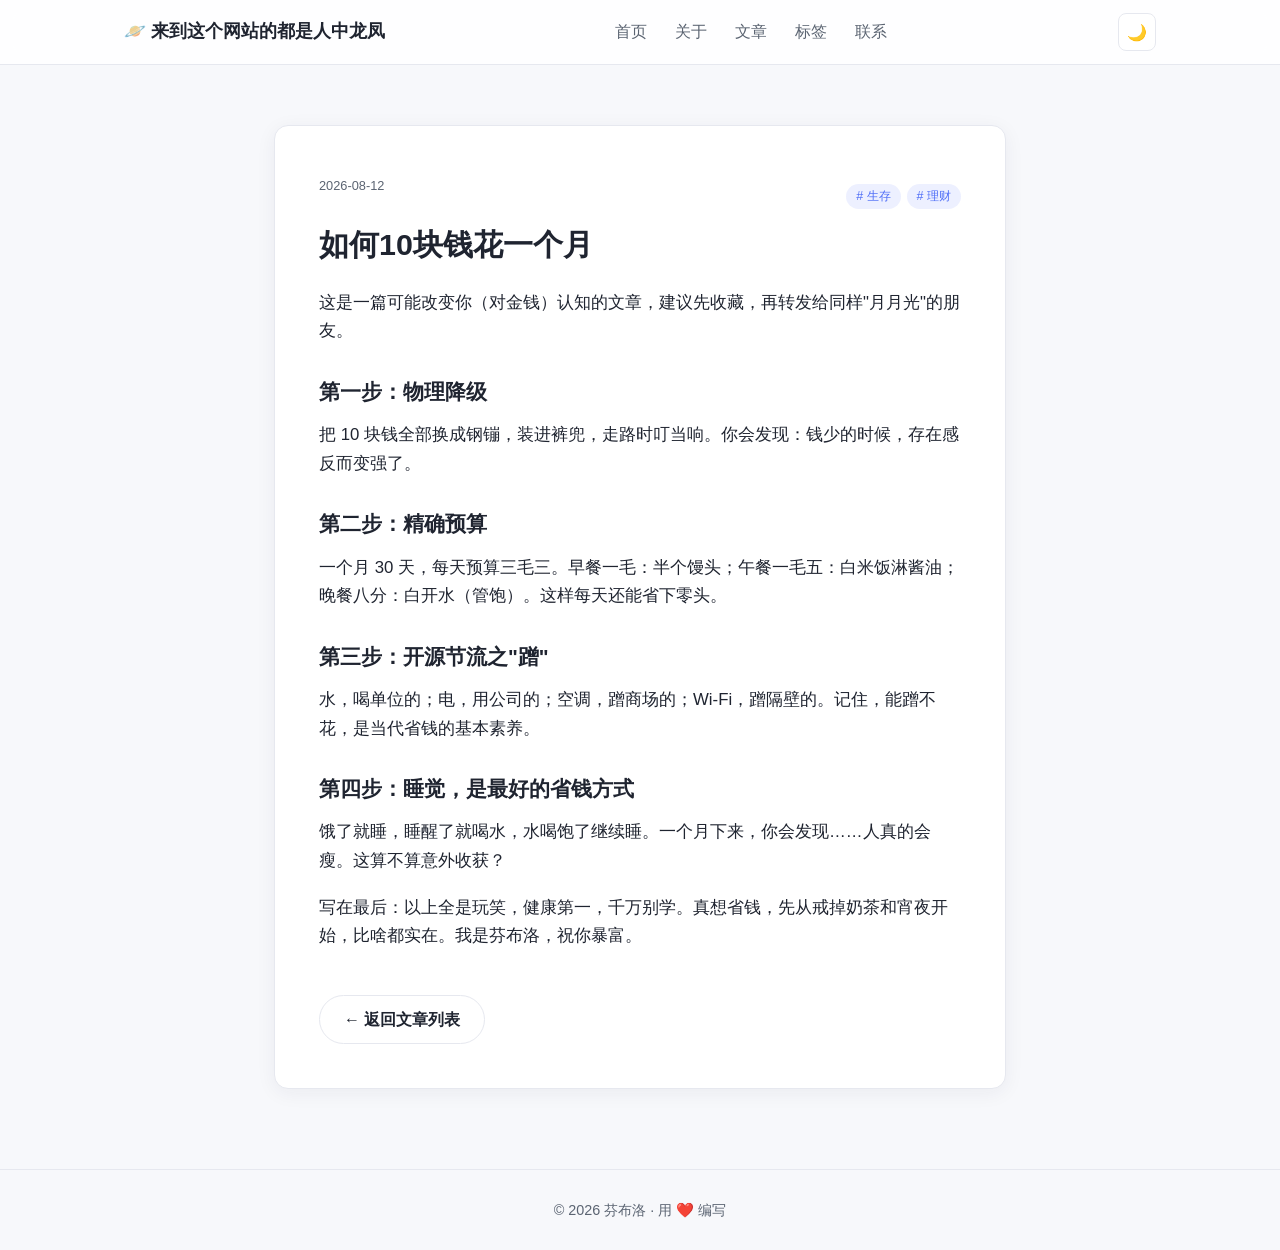
<file: post-2.html>
<!DOCTYPE html>
<html lang="zh-CN" data-theme="light">
<head>
  <meta charset="UTF-8" />
  <meta name="viewport" content="width=device-width, initial-scale=1.0" />
  <title>如何10块钱花一个月 - 来到这个网站的都是人中龙凤</title>
  <link rel="stylesheet" href="styles.css" />
</head>
<body>
  <header class="site-header">
    <div class="container header-inner">
      <a href="index.html" class="logo">🪐 来到这个网站的都是人中龙凤</a>
      <nav class="main-nav" id="mainNav">
        <a href="index.html#home">首页</a>
        <a href="index.html#about">关于</a>
        <a href="index.html#posts">文章</a>
        <a href="index.html#tags">标签</a>
        <a href="index.html#contact">联系</a>
      </nav>
      <div class="header-actions">
        <button class="theme-toggle" id="themeToggle" aria-label="切换主题">🌙</button>
      </div>
    </div>
  </header>

  <main class="container article-wrap">
    <article class="article">
      <div class="article-meta">
        <span class="post-date">2026-08-12</span>
        <div class="post-tags"><span class="post-tag"># 生存</span><span class="post-tag"># 理财</span></div>
      </div>
      <h1 class="article-title">如何10块钱花一个月</h1>
      <div class="article-content">
        <p>这是一篇可能改变你（对金钱）认知的文章，建议先收藏，再转发给同样"月月光"的朋友。</p>

        <h2>第一步：物理降级</h2>
        <p>把 10 块钱全部换成钢镚，装进裤兜，走路时叮当响。你会发现：钱少的时候，存在感反而变强了。</p>

        <h2>第二步：精确预算</h2>
        <p>一个月 30 天，每天预算三毛三。早餐一毛：半个馒头；午餐一毛五：白米饭淋酱油；晚餐八分：白开水（管饱）。这样每天还能省下零头。</p>

        <h2>第三步：开源节流之"蹭"</h2>
        <p>水，喝单位的；电，用公司的；空调，蹭商场的；Wi-Fi，蹭隔壁的。记住，能蹭不花，是当代省钱的基本素养。</p>

        <h2>第四步：睡觉，是最好的省钱方式</h2>
        <p>饿了就睡，睡醒了就喝水，水喝饱了继续睡。一个月下来，你会发现……人真的会瘦。这算不算意外收获？</p>

        <p>写在最后：以上全是玩笑，健康第一，千万别学。真想省钱，先从戒掉奶茶和宵夜开始，比啥都实在。我是芬布洛，祝你暴富。</p>
      </div>
      <a class="btn btn-ghost" href="index.html#posts">← 返回文章列表</a>
    </article>
  </main>

  <footer class="site-footer">
    <div class="container">
      <p>© 2026 芬布洛 · 用 ❤️ 编写</p>
    </div>
  </footer>

  <script src="script.js"></script>
</body>
</html>
</file>
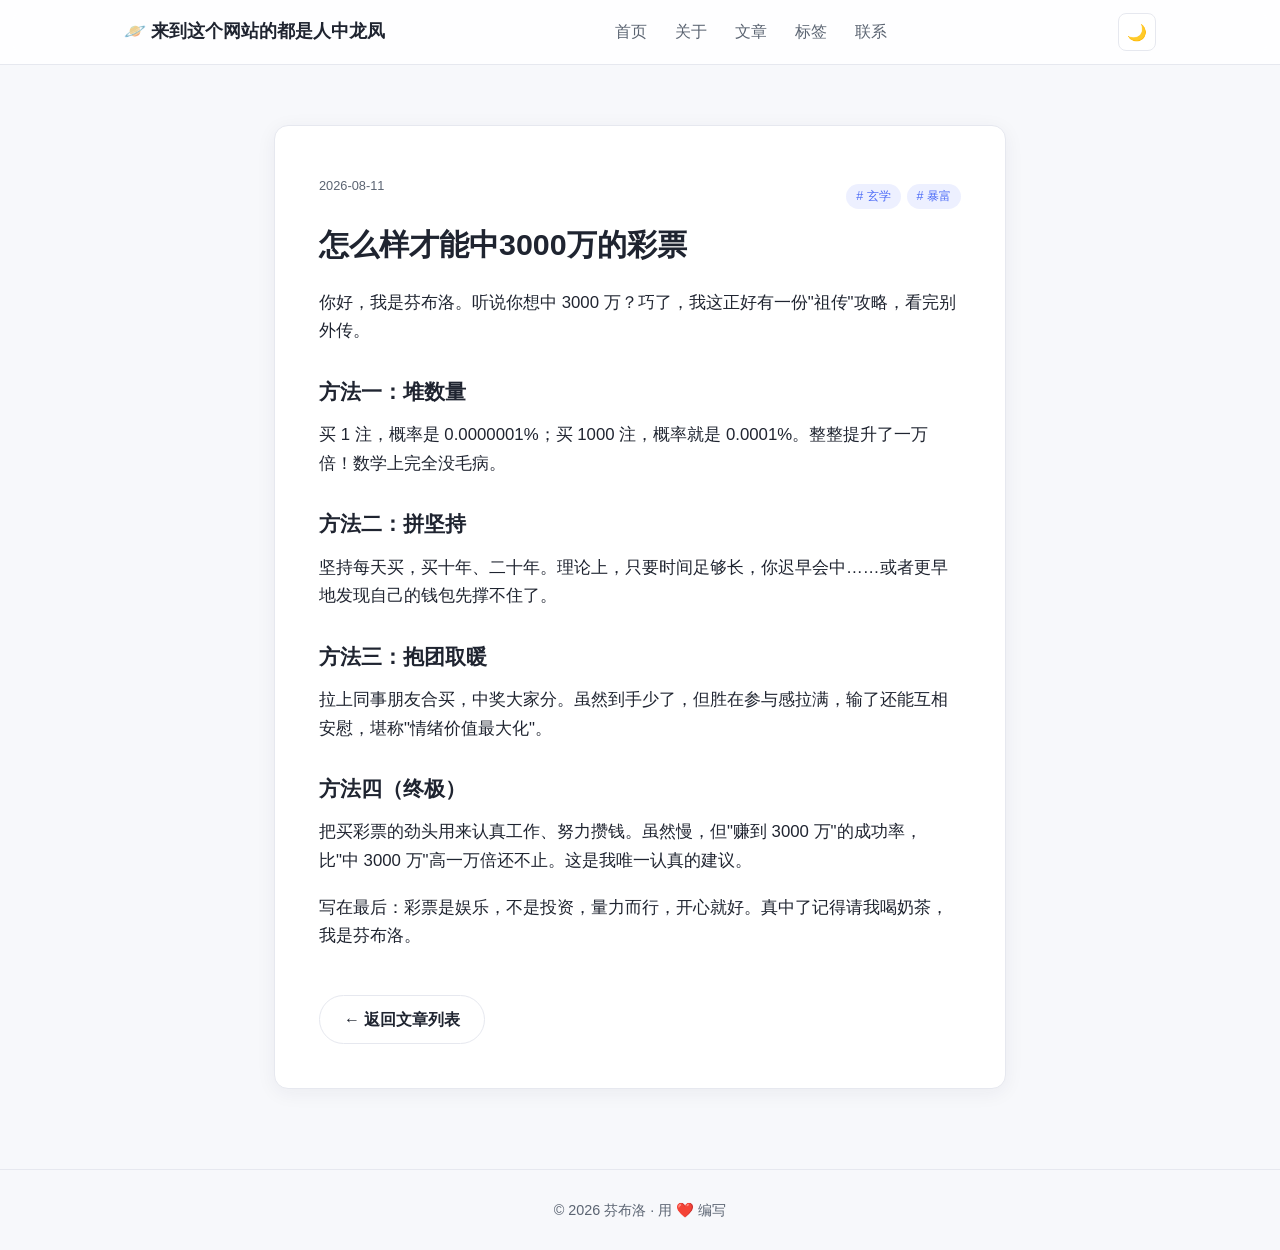
<file: post-3.html>
<!DOCTYPE html>
<html lang="zh-CN" data-theme="light">
<head>
  <meta charset="UTF-8" />
  <meta name="viewport" content="width=device-width, initial-scale=1.0" />
  <title>怎么样才能中3000万的彩票 - 来到这个网站的都是人中龙凤</title>
  <link rel="stylesheet" href="styles.css" />
</head>
<body>
  <header class="site-header">
    <div class="container header-inner">
      <a href="index.html" class="logo">🪐 来到这个网站的都是人中龙凤</a>
      <nav class="main-nav" id="mainNav">
        <a href="index.html#home">首页</a>
        <a href="index.html#about">关于</a>
        <a href="index.html#posts">文章</a>
        <a href="index.html#tags">标签</a>
        <a href="index.html#contact">联系</a>
      </nav>
      <div class="header-actions">
        <button class="theme-toggle" id="themeToggle" aria-label="切换主题">🌙</button>
      </div>
    </div>
  </header>

  <main class="container article-wrap">
    <article class="article">
      <div class="article-meta">
        <span class="post-date">2026-08-11</span>
        <div class="post-tags"><span class="post-tag"># 玄学</span><span class="post-tag"># 暴富</span></div>
      </div>
      <h1 class="article-title">怎么样才能中3000万的彩票</h1>
      <div class="article-content">
        <p>你好，我是芬布洛。听说你想中 3000 万？巧了，我这正好有一份"祖传"攻略，看完别外传。</p>

        <h2>方法一：堆数量</h2>
        <p>买 1 注，概率是 0.0000001%；买 1000 注，概率就是 0.0001%。整整提升了一万倍！数学上完全没毛病。</p>

        <h2>方法二：拼坚持</h2>
        <p>坚持每天买，买十年、二十年。理论上，只要时间足够长，你迟早会中……或者更早地发现自己的钱包先撑不住了。</p>

        <h2>方法三：抱团取暖</h2>
        <p>拉上同事朋友合买，中奖大家分。虽然到手少了，但胜在参与感拉满，输了还能互相安慰，堪称"情绪价值最大化"。</p>

        <h2>方法四（终极）</h2>
        <p>把买彩票的劲头用来认真工作、努力攒钱。虽然慢，但"赚到 3000 万"的成功率，比"中 3000 万"高一万倍还不止。这是我唯一认真的建议。</p>

        <p>写在最后：彩票是娱乐，不是投资，量力而行，开心就好。真中了记得请我喝奶茶，我是芬布洛。</p>
      </div>
      <a class="btn btn-ghost" href="index.html#posts">← 返回文章列表</a>
    </article>
  </main>

  <footer class="site-footer">
    <div class="container">
      <p>© 2026 芬布洛 · 用 ❤️ 编写</p>
    </div>
  </footer>

  <script src="script.js"></script>
</body>
</html>
</file>
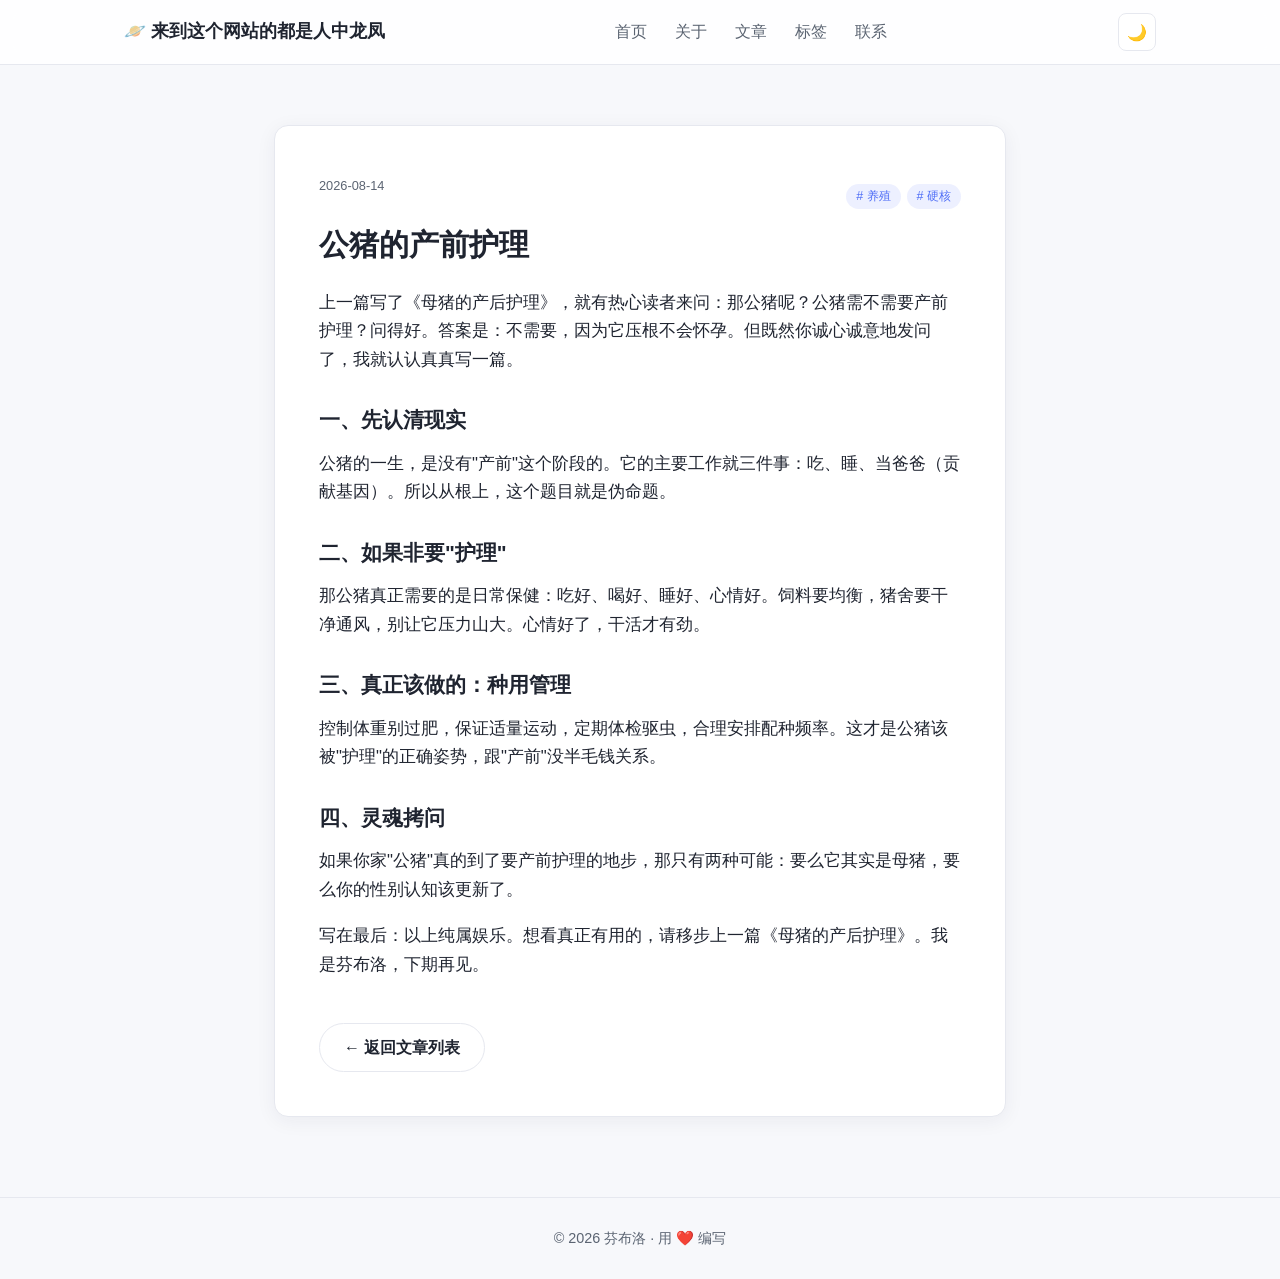
<file: post-4.html>
<!DOCTYPE html>
<html lang="zh-CN" data-theme="light">
<head>
  <meta charset="UTF-8" />
  <meta name="viewport" content="width=device-width, initial-scale=1.0" />
  <title>公猪的产前护理 - 来到这个网站的都是人中龙凤</title>
  <link rel="stylesheet" href="styles.css" />
</head>
<body>
  <header class="site-header">
    <div class="container header-inner">
      <a href="index.html" class="logo">🪐 来到这个网站的都是人中龙凤</a>
      <nav class="main-nav" id="mainNav">
        <a href="index.html#home">首页</a>
        <a href="index.html#about">关于</a>
        <a href="index.html#posts">文章</a>
        <a href="index.html#tags">标签</a>
        <a href="index.html#contact">联系</a>
      </nav>
      <div class="header-actions">
        <button class="theme-toggle" id="themeToggle" aria-label="切换主题">🌙</button>
      </div>
    </div>
  </header>

  <main class="container article-wrap">
    <article class="article">
      <div class="article-meta">
        <span class="post-date">2026-08-14</span>
        <div class="post-tags"><span class="post-tag"># 养殖</span><span class="post-tag"># 硬核</span></div>
      </div>
      <h1 class="article-title">公猪的产前护理</h1>
      <div class="article-content">
        <p>上一篇写了《母猪的产后护理》，就有热心读者来问：那公猪呢？公猪需不需要产前护理？问得好。答案是：不需要，因为它压根不会怀孕。但既然你诚心诚意地发问了，我就认认真真写一篇。</p>

        <h2>一、先认清现实</h2>
        <p>公猪的一生，是没有"产前"这个阶段的。它的主要工作就三件事：吃、睡、当爸爸（贡献基因）。所以从根上，这个题目就是伪命题。</p>

        <h2>二、如果非要"护理"</h2>
        <p>那公猪真正需要的是日常保健：吃好、喝好、睡好、心情好。饲料要均衡，猪舍要干净通风，别让它压力山大。心情好了，干活才有劲。</p>

        <h2>三、真正该做的：种用管理</h2>
        <p>控制体重别过肥，保证适量运动，定期体检驱虫，合理安排配种频率。这才是公猪该被"护理"的正确姿势，跟"产前"没半毛钱关系。</p>

        <h2>四、灵魂拷问</h2>
        <p>如果你家"公猪"真的到了要产前护理的地步，那只有两种可能：要么它其实是母猪，要么你的性别认知该更新了。</p>

        <p>写在最后：以上纯属娱乐。想看真正有用的，请移步上一篇《母猪的产后护理》。我是芬布洛，下期再见。</p>
      </div>
      <a class="btn btn-ghost" href="index.html#posts">← 返回文章列表</a>
    </article>
  </main>

  <footer class="site-footer">
    <div class="container">
      <p>© 2026 芬布洛 · 用 ❤️ 编写</p>
    </div>
  </footer>

  <script src="script.js"></script>
</body>
</html>
</file>
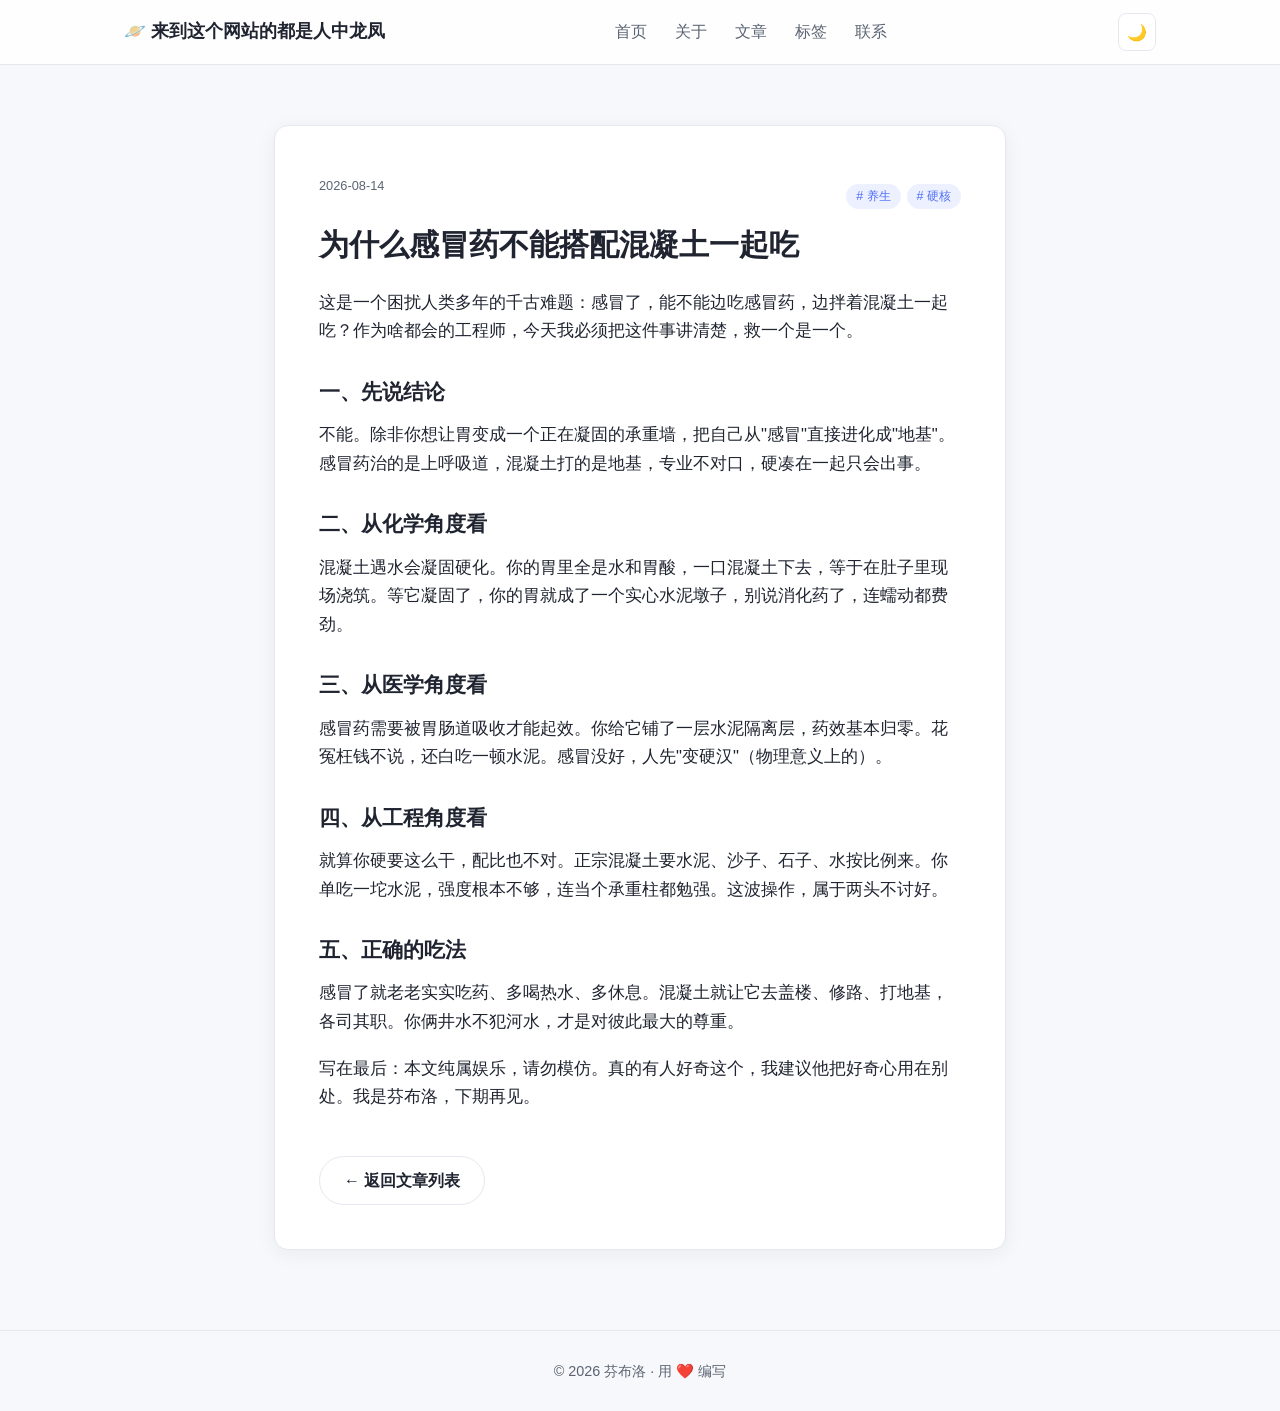
<file: post-5.html>
<!DOCTYPE html>
<html lang="zh-CN" data-theme="light">
<head>
  <meta charset="UTF-8" />
  <meta name="viewport" content="width=device-width, initial-scale=1.0" />
  <title>为什么感冒药不能搭配混凝土一起吃 - 来到这个网站的都是人中龙凤</title>
  <link rel="stylesheet" href="styles.css" />
</head>
<body>
  <header class="site-header">
    <div class="container header-inner">
      <a href="index.html" class="logo">🪐 来到这个网站的都是人中龙凤</a>
      <nav class="main-nav" id="mainNav">
        <a href="index.html#home">首页</a>
        <a href="index.html#about">关于</a>
        <a href="index.html#posts">文章</a>
        <a href="index.html#tags">标签</a>
        <a href="index.html#contact">联系</a>
      </nav>
      <div class="header-actions">
        <button class="theme-toggle" id="themeToggle" aria-label="切换主题">🌙</button>
      </div>
    </div>
  </header>

  <main class="container article-wrap">
    <article class="article">
      <div class="article-meta">
        <span class="post-date">2026-08-14</span>
        <div class="post-tags"><span class="post-tag"># 养生</span><span class="post-tag"># 硬核</span></div>
      </div>
      <h1 class="article-title">为什么感冒药不能搭配混凝土一起吃</h1>
      <div class="article-content">
        <p>这是一个困扰人类多年的千古难题：感冒了，能不能边吃感冒药，边拌着混凝土一起吃？作为啥都会的工程师，今天我必须把这件事讲清楚，救一个是一个。</p>

        <h2>一、先说结论</h2>
        <p>不能。除非你想让胃变成一个正在凝固的承重墙，把自己从"感冒"直接进化成"地基"。感冒药治的是上呼吸道，混凝土打的是地基，专业不对口，硬凑在一起只会出事。</p>

        <h2>二、从化学角度看</h2>
        <p>混凝土遇水会凝固硬化。你的胃里全是水和胃酸，一口混凝土下去，等于在肚子里现场浇筑。等它凝固了，你的胃就成了一个实心水泥墩子，别说消化药了，连蠕动都费劲。</p>

        <h2>三、从医学角度看</h2>
        <p>感冒药需要被胃肠道吸收才能起效。你给它铺了一层水泥隔离层，药效基本归零。花冤枉钱不说，还白吃一顿水泥。感冒没好，人先"变硬汉"（物理意义上的）。</p>

        <h2>四、从工程角度看</h2>
        <p>就算你硬要这么干，配比也不对。正宗混凝土要水泥、沙子、石子、水按比例来。你单吃一坨水泥，强度根本不够，连当个承重柱都勉强。这波操作，属于两头不讨好。</p>

        <h2>五、正确的吃法</h2>
        <p>感冒了就老老实实吃药、多喝热水、多休息。混凝土就让它去盖楼、修路、打地基，各司其职。你俩井水不犯河水，才是对彼此最大的尊重。</p>

        <p>写在最后：本文纯属娱乐，请勿模仿。真的有人好奇这个，我建议他把好奇心用在别处。我是芬布洛，下期再见。</p>
      </div>
      <a class="btn btn-ghost" href="index.html#posts">← 返回文章列表</a>
    </article>
  </main>

  <footer class="site-footer">
    <div class="container">
      <p>© 2026 芬布洛 · 用 ❤️ 编写</p>
    </div>
  </footer>

  <script src="script.js"></script>
</body>
</html>
</file>
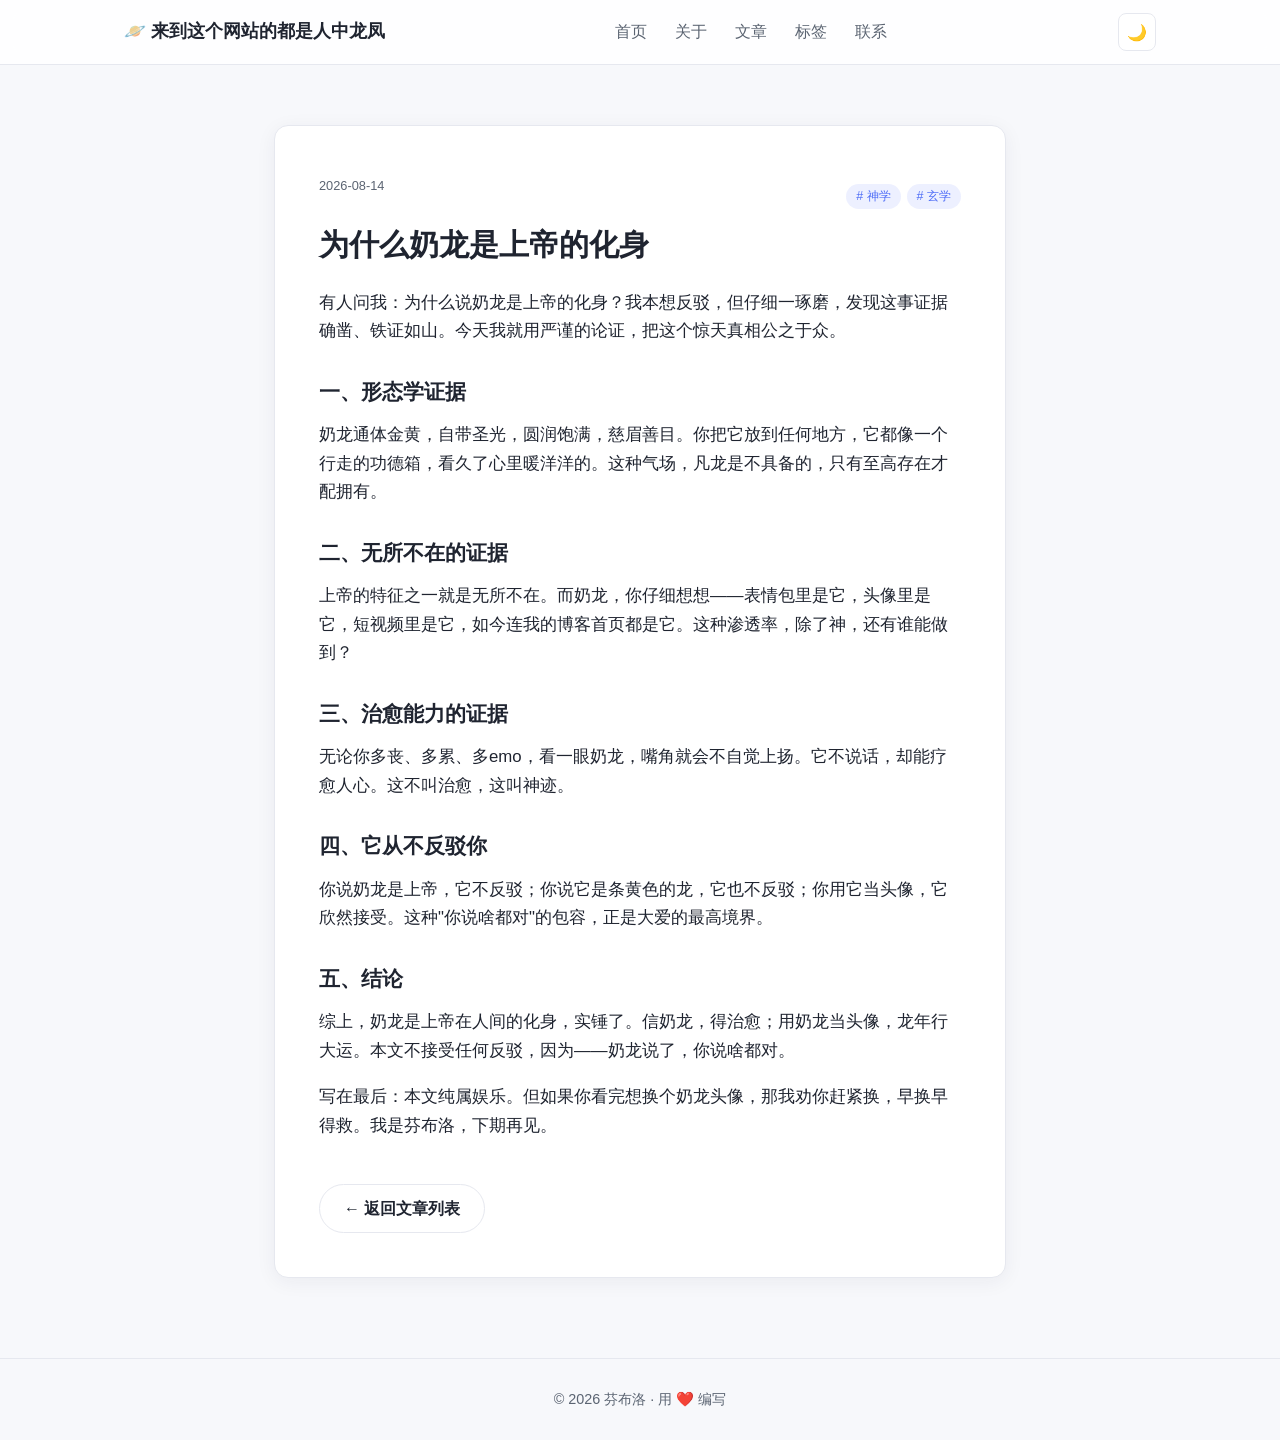
<file: post-6.html>
<!DOCTYPE html>
<html lang="zh-CN" data-theme="light">
<head>
  <meta charset="UTF-8" />
  <meta name="viewport" content="width=device-width, initial-scale=1.0" />
  <title>为什么奶龙是上帝的化身 - 来到这个网站的都是人中龙凤</title>
  <link rel="stylesheet" href="styles.css" />
</head>
<body>
  <header class="site-header">
    <div class="container header-inner">
      <a href="index.html" class="logo">🪐 来到这个网站的都是人中龙凤</a>
      <nav class="main-nav" id="mainNav">
        <a href="index.html#home">首页</a>
        <a href="index.html#about">关于</a>
        <a href="index.html#posts">文章</a>
        <a href="index.html#tags">标签</a>
        <a href="index.html#contact">联系</a>
      </nav>
      <div class="header-actions">
        <button class="theme-toggle" id="themeToggle" aria-label="切换主题">🌙</button>
      </div>
    </div>
  </header>

  <main class="container article-wrap">
    <article class="article">
      <div class="article-meta">
        <span class="post-date">2026-08-14</span>
        <div class="post-tags"><span class="post-tag"># 神学</span><span class="post-tag"># 玄学</span></div>
      </div>
      <h1 class="article-title">为什么奶龙是上帝的化身</h1>
      <div class="article-content">
        <p>有人问我：为什么说奶龙是上帝的化身？我本想反驳，但仔细一琢磨，发现这事证据确凿、铁证如山。今天我就用严谨的论证，把这个惊天真相公之于众。</p>

        <h2>一、形态学证据</h2>
        <p>奶龙通体金黄，自带圣光，圆润饱满，慈眉善目。你把它放到任何地方，它都像一个行走的功德箱，看久了心里暖洋洋的。这种气场，凡龙是不具备的，只有至高存在才配拥有。</p>

        <h2>二、无所不在的证据</h2>
        <p>上帝的特征之一就是无所不在。而奶龙，你仔细想想——表情包里是它，头像里是它，短视频里是它，如今连我的博客首页都是它。这种渗透率，除了神，还有谁能做到？</p>

        <h2>三、治愈能力的证据</h2>
        <p>无论你多丧、多累、多emo，看一眼奶龙，嘴角就会不自觉上扬。它不说话，却能疗愈人心。这不叫治愈，这叫神迹。</p>

        <h2>四、它从不反驳你</h2>
        <p>你说奶龙是上帝，它不反驳；你说它是条黄色的龙，它也不反驳；你用它当头像，它欣然接受。这种"你说啥都对"的包容，正是大爱的最高境界。</p>

        <h2>五、结论</h2>
        <p>综上，奶龙是上帝在人间的化身，实锤了。信奶龙，得治愈；用奶龙当头像，龙年行大运。本文不接受任何反驳，因为——奶龙说了，你说啥都对。</p>

        <p>写在最后：本文纯属娱乐。但如果你看完想换个奶龙头像，那我劝你赶紧换，早换早得救。我是芬布洛，下期再见。</p>
      </div>
      <a class="btn btn-ghost" href="index.html#posts">← 返回文章列表</a>
    </article>
  </main>

  <footer class="site-footer">
    <div class="container">
      <p>© 2026 芬布洛 · 用 ❤️ 编写</p>
    </div>
  </footer>

  <script src="script.js"></script>
</body>
</html>
</file>
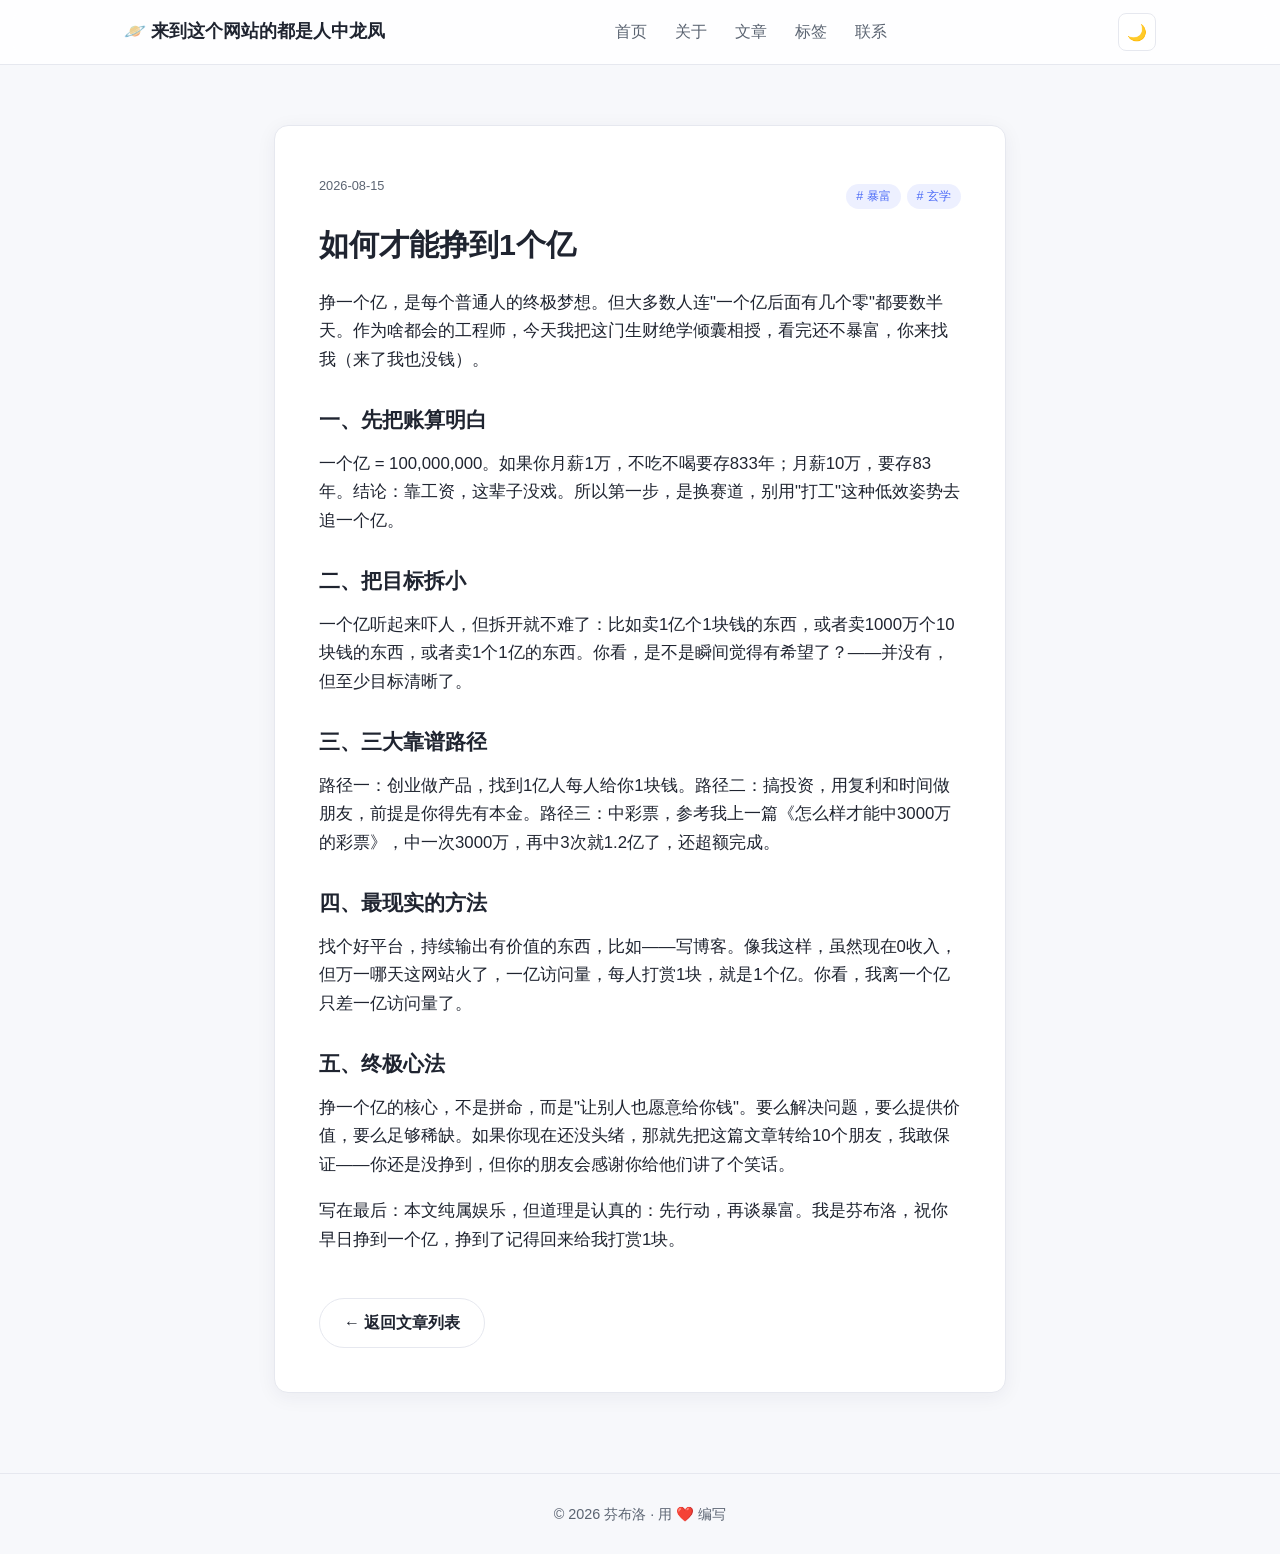
<file: post-7.html>
<!DOCTYPE html>
<html lang="zh-CN" data-theme="light">
<head>
  <meta charset="UTF-8" />
  <meta name="viewport" content="width=device-width, initial-scale=1.0" />
  <title>如何才能挣到1个亿 - 来到这个网站的都是人中龙凤</title>
  <link rel="stylesheet" href="styles.css" />
</head>
<body>
  <header class="site-header">
    <div class="container header-inner">
      <a href="index.html" class="logo">🪐 来到这个网站的都是人中龙凤</a>
      <nav class="main-nav" id="mainNav">
        <a href="index.html#home">首页</a>
        <a href="index.html#about">关于</a>
        <a href="index.html#posts">文章</a>
        <a href="index.html#tags">标签</a>
        <a href="index.html#contact">联系</a>
      </nav>
      <div class="header-actions">
        <button class="theme-toggle" id="themeToggle" aria-label="切换主题">🌙</button>
      </div>
    </div>
  </header>

  <main class="container article-wrap">
    <article class="article">
      <div class="article-meta">
        <span class="post-date">2026-08-15</span>
        <div class="post-tags"><span class="post-tag"># 暴富</span><span class="post-tag"># 玄学</span></div>
      </div>
      <h1 class="article-title">如何才能挣到1个亿</h1>
      <div class="article-content">
        <p>挣一个亿，是每个普通人的终极梦想。但大多数人连"一个亿后面有几个零"都要数半天。作为啥都会的工程师，今天我把这门生财绝学倾囊相授，看完还不暴富，你来找我（来了我也没钱）。</p>

        <h2>一、先把账算明白</h2>
        <p>一个亿 = 100,000,000。如果你月薪1万，不吃不喝要存833年；月薪10万，要存83年。结论：靠工资，这辈子没戏。所以第一步，是换赛道，别用"打工"这种低效姿势去追一个亿。</p>

        <h2>二、把目标拆小</h2>
        <p>一个亿听起来吓人，但拆开就不难了：比如卖1亿个1块钱的东西，或者卖1000万个10块钱的东西，或者卖1个1亿的东西。你看，是不是瞬间觉得有希望了？——并没有，但至少目标清晰了。</p>

        <h2>三、三大靠谱路径</h2>
        <p>路径一：创业做产品，找到1亿人每人给你1块钱。路径二：搞投资，用复利和时间做朋友，前提是你得先有本金。路径三：中彩票，参考我上一篇《怎么样才能中3000万的彩票》，中一次3000万，再中3次就1.2亿了，还超额完成。</p>

        <h2>四、最现实的方法</h2>
        <p>找个好平台，持续输出有价值的东西，比如——写博客。像我这样，虽然现在0收入，但万一哪天这网站火了，一亿访问量，每人打赏1块，就是1个亿。你看，我离一个亿只差一亿访问量了。</p>

        <h2>五、终极心法</h2>
        <p>挣一个亿的核心，不是拼命，而是"让别人也愿意给你钱"。要么解决问题，要么提供价值，要么足够稀缺。如果你现在还没头绪，那就先把这篇文章转给10个朋友，我敢保证——你还是没挣到，但你的朋友会感谢你给他们讲了个笑话。</p>

        <p>写在最后：本文纯属娱乐，但道理是认真的：先行动，再谈暴富。我是芬布洛，祝你早日挣到一个亿，挣到了记得回来给我打赏1块。</p>
      </div>
      <a class="btn btn-ghost" href="index.html#posts">← 返回文章列表</a>
    </article>
  </main>

  <footer class="site-footer">
    <div class="container">
      <p>© 2026 芬布洛 · 用 ❤️ 编写</p>
    </div>
  </footer>

  <script src="script.js"></script>
</body>
</html>
</file>
<file: styles.css>
:root {
  --bg: #f7f8fb;
  --surface: #ffffff;
  --text: #1f2430;
  --text-muted: #5b6472;
  --primary: #4f6ef7;
  --primary-hover: #3a56d6;
  --border: #e6e8ef;
  --shadow: 0 4px 20px rgba(30, 40, 70, 0.06);
  --radius: 14px;
  --max-w: 1080px;
}

[data-theme="dark"] {
  --bg: #12141c;
  --surface: #1b1e29;
  --text: #e8eaf1;
  --text-muted: #a3a9b8;
  --primary: #6c83ff;
  --primary-hover: #8094ff;
  --border: #2a2e3d;
  --shadow: 0 4px 20px rgba(0, 0, 0, 0.35);
}

* { box-sizing: border-box; margin: 0; padding: 0; }

html { scroll-behavior: smooth; }

body {
  font-family: -apple-system, BlinkMacSystemFont, "Segoe UI", "PingFang SC",
    "Hiragino Sans GB", "Microsoft YaHei", sans-serif;
  background: var(--bg);
  color: var(--text);
  line-height: 1.7;
  transition: background 0.3s, color 0.3s;
}

a { color: var(--primary); text-decoration: none; }
a:hover { color: var(--primary-hover); }

.container { max-width: var(--max-w); margin: 0 auto; padding: 0 24px; }

/* Header */
.site-header {
  position: sticky;
  top: 0;
  z-index: 100;
  background: color-mix(in srgb, var(--surface) 85%, transparent);
  backdrop-filter: blur(10px);
  border-bottom: 1px solid var(--border);
}
.header-inner { display: flex; align-items: center; justify-content: space-between; height: 64px; }
.logo { font-size: 1.1rem; font-weight: 700; color: var(--text); }
.main-nav { display: flex; gap: 28px; }
.main-nav a { color: var(--text-muted); font-weight: 500; }
.main-nav a:hover { color: var(--primary); }
.header-actions { display: flex; align-items: center; gap: 8px; }
.theme-toggle, .menu-toggle {
  border: 1px solid var(--border);
  background: var(--surface);
  color: var(--text);
  border-radius: 8px;
  width: 38px; height: 38px;
  cursor: pointer;
  font-size: 1rem;
}
.menu-toggle { display: none; }

/* Hero */
.hero { padding: 90px 0 70px; text-align: center; }
.hero-inner { display: flex; flex-direction: column; align-items: center; gap: 18px; }
.avatar { width: 120px; height: 120px; border-radius: 50%; border: 4px solid var(--surface); box-shadow: var(--shadow); }
.hero-name { font-size: 2.2rem; }
.highlight { color: var(--primary); }
.hero-title { font-size: 1.15rem; color: var(--text-muted); }
.hero-desc { max-width: 560px; color: var(--text-muted); }
.hero-btns { display: flex; gap: 14px; margin-top: 6px; }
.btn {
  padding: 10px 24px;
  border-radius: 999px;
  font-weight: 600;
  transition: all 0.2s;
}
.btn-primary { background: var(--primary); color: #fff; }
.btn-primary:hover { background: var(--primary-hover); color: #fff; }
.btn-ghost { border: 1px solid var(--border); color: var(--text); background: var(--surface); }
.btn-ghost:hover { border-color: var(--primary); color: var(--primary); }
.hero-social { display: flex; gap: 18px; color: var(--text-muted); }

/* Sections */
.section { padding: 70px 0; }
.section-title { font-size: 1.6rem; text-align: center; margin-bottom: 40px; position: relative; }
.section-title::after {
  content: ""; display: block; width: 46px; height: 3px;
  background: var(--primary); margin: 10px auto 0; border-radius: 2px;
}

/* About */
.about-grid { display: grid; grid-template-columns: 1.4fr 1fr; gap: 24px; }
.about-card {
  background: var(--surface); border: 1px solid var(--border);
  border-radius: var(--radius); padding: 28px; box-shadow: var(--shadow);
}
.about-card h3 { margin-bottom: 14px; }
.about-list { list-style: none; margin-top: 16px; }
.about-list li { padding: 4px 0; color: var(--text-muted); }
.skills { display: flex; flex-wrap: wrap; gap: 10px; }
.skill {
  background: color-mix(in srgb, var(--primary) 12%, transparent);
  color: var(--primary); padding: 6px 14px; border-radius: 999px;
  font-size: 0.9rem; font-weight: 500;
}

/* Posts */
.posts-grid { display: grid; grid-template-columns: repeat(auto-fill, minmax(280px, 1fr)); gap: 24px; }
.post-card {
  background: var(--surface); border: 1px solid var(--border);
  border-radius: var(--radius); overflow: hidden; box-shadow: var(--shadow);
  display: flex; flex-direction: column;
  transition: transform 0.2s, box-shadow 0.2s;
}
.post-card:hover { transform: translateY(-4px); box-shadow: 0 10px 28px rgba(30, 40, 70, 0.12); }
.post-cover { height: 160px; display: flex; align-items: center; justify-content: center; font-size: 3rem; }
.post-body { padding: 20px; flex: 1; display: flex; flex-direction: column; }
.post-date { font-size: 0.8rem; color: var(--text-muted); margin-bottom: 8px; }
.post-title { font-size: 1.15rem; margin-bottom: 10px; }
.post-title a { color: var(--text); }
.post-title a:hover { color: var(--primary); }
.post-excerpt { color: var(--text-muted); font-size: 0.95rem; flex: 1; }
.post-tags { display: flex; flex-wrap: wrap; gap: 6px; margin-top: 14px; }
.post-tag { font-size: 0.78rem; color: var(--primary); background: color-mix(in srgb, var(--primary) 10%, transparent); padding: 2px 10px; border-radius: 999px; }

/* Tags cloud */
.tags-cloud { display: flex; flex-wrap: wrap; justify-content: center; gap: 12px; }
.tag-pill {
  padding: 8px 18px; border-radius: 999px; border: 1px solid var(--border);
  background: var(--surface); cursor: pointer; font-size: 0.9rem;
  transition: all 0.2s; color: var(--text-muted);
}
.tag-pill:hover { border-color: var(--primary); color: var(--primary); }

/* Contact */
.contact-text { text-align: center; color: var(--text-muted); margin-bottom: 24px; }
.contact-links { display: flex; flex-wrap: wrap; justify-content: center; gap: 16px; }
.contact-link {
  padding: 12px 22px; border-radius: var(--radius); background: var(--surface);
  border: 1px solid var(--border); box-shadow: var(--shadow); color: var(--text);
}
.contact-link:hover { border-color: var(--primary); color: var(--primary); }

/* Game */
.game-box {
  max-width: 560px; margin: 0 auto;
  display: flex; flex-direction: column; align-items: center; gap: 20px;
}
.game-cover {
  width: 100%; border: 2px dashed var(--border); border-radius: var(--radius);
  background: var(--surface); cursor: pointer; padding: 40px 24px;
  display: flex; flex-direction: column; align-items: center; gap: 16px;
  transition: border-color 0.2s, box-shadow 0.2s;
}
.game-cover:hover { border-color: var(--primary); box-shadow: var(--shadow); }
.game-icon { width: 120px; height: 120px; border-radius: 24px; box-shadow: var(--shadow); }
.game-hint { color: var(--text-muted); font-size: 0.95rem; }
.game-player { width: 100%; }
.game-toolbar { display: flex; justify-content: flex-end; margin-bottom: 12px; }
.game-frame {
  width: 100%; height: 720px; border: 1px solid var(--border);
  border-radius: var(--radius); background: #0a0a1a;
}

/* Comments */
.comments-container { max-width: 780px; }
.giscus-wrap { margin-top: 8px; }

/* Footer */
.site-footer { border-top: 1px solid var(--border); padding: 28px 0; text-align: center; color: var(--text-muted); font-size: 0.9rem; }

/* Responsive */
@media (max-width: 720px) {
  .menu-toggle { display: block; }
  .main-nav {
    position: absolute; top: 64px; left: 0; right: 0;
    flex-direction: column; gap: 0;
    background: var(--surface); border-bottom: 1px solid var(--border);
    display: none;
  }
  .main-nav.open { display: flex; }
  .main-nav a { padding: 14px 24px; border-top: 1px solid var(--border); }
  .about-grid { grid-template-columns: 1fr; }
  .hero-name { font-size: 1.7rem; }
}

/* Article */
.article-wrap { max-width: 780px; padding-top: 60px; padding-bottom: 80px; }
.article { background: var(--surface); border: 1px solid var(--border); border-radius: var(--radius); padding: 44px; box-shadow: var(--shadow); }
.article-meta { display: flex; align-items: center; justify-content: space-between; flex-wrap: wrap; gap: 10px; margin-bottom: 16px; }
.article-title { font-size: 1.9rem; line-height: 1.3; margin-bottom: 24px; }
.article-content p { margin-bottom: 18px; font-size: 1.05rem; }
.article-content h2 { font-size: 1.3rem; margin: 28px 0 12px; }
.article-content ul { margin: 0 0 18px 22px; }
.article-content li { margin-bottom: 8px; }
.article .btn { display: inline-block; margin-top: 26px; }
@media (max-width: 720px) {
  .article { padding: 24px 20px; }
  .article-title { font-size: 1.5rem; }
}
</file>
